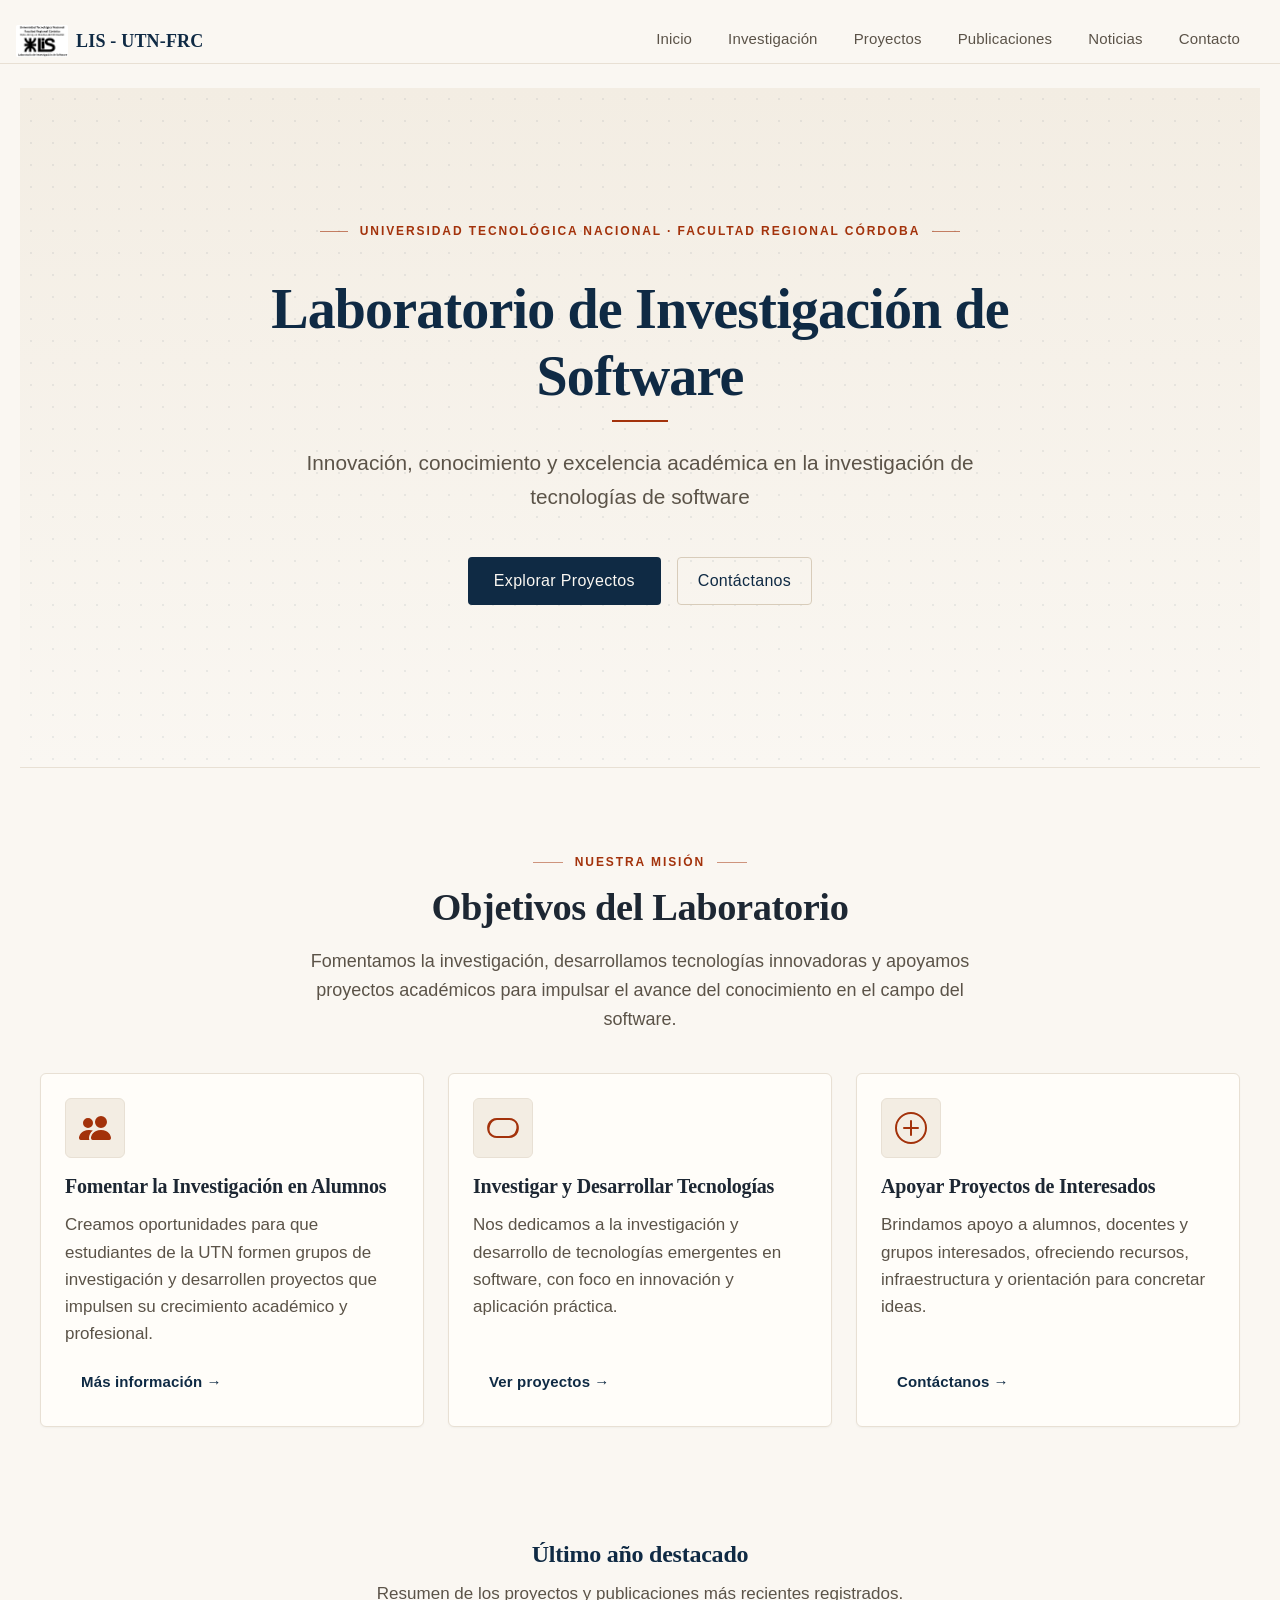
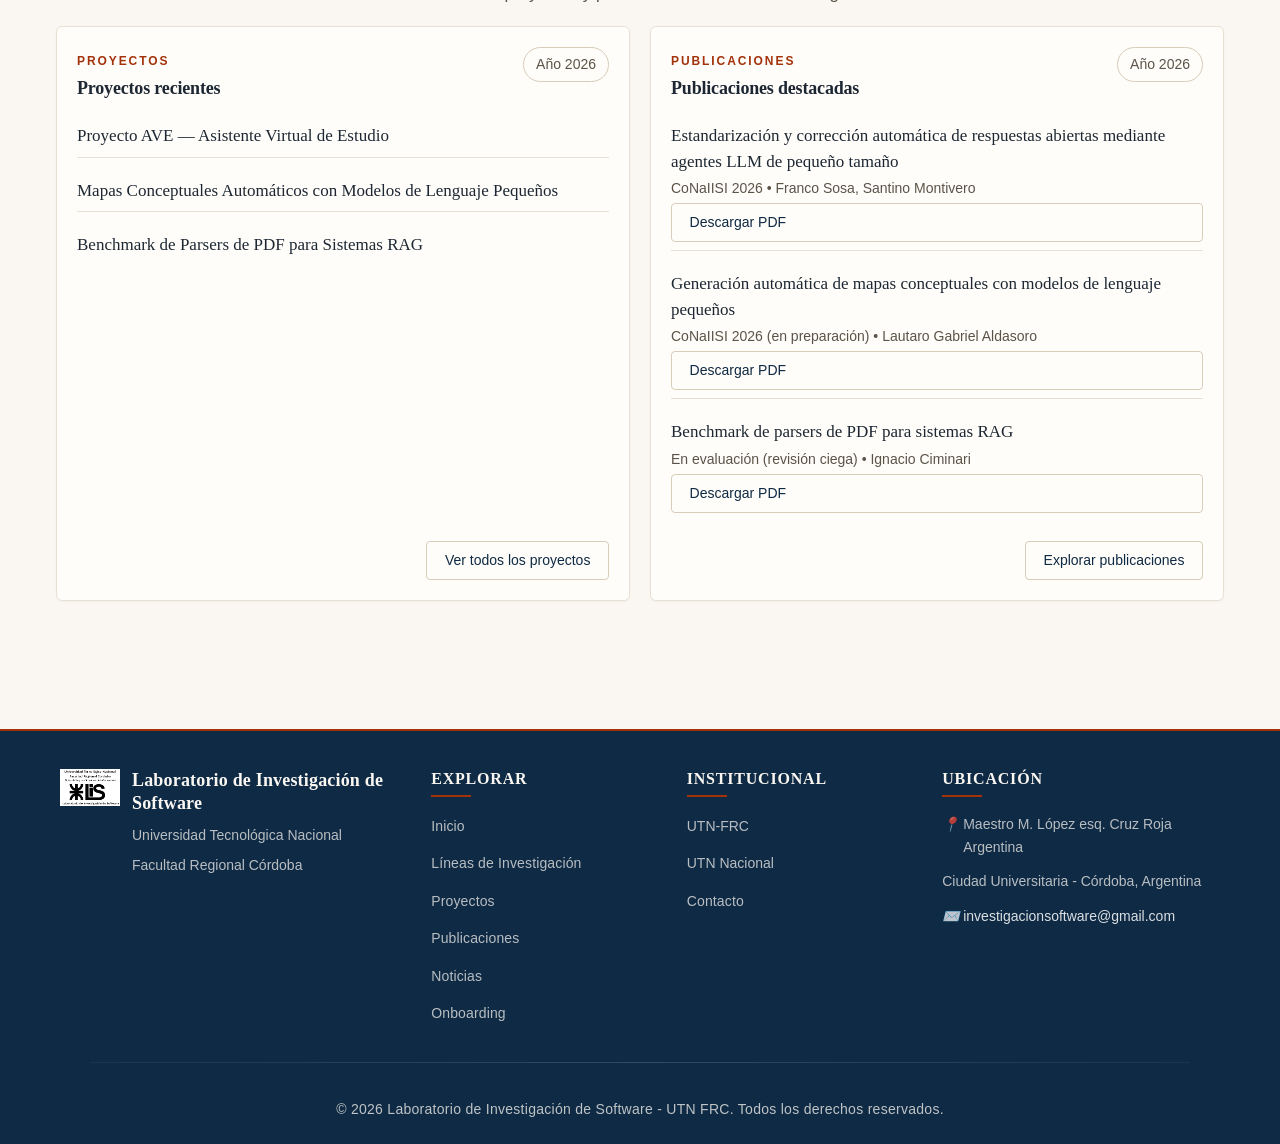
<file: index.html>
<!DOCTYPE html>
<html lang="es">
<head>
  <meta charset="utf-8">
  <meta name="viewport" content="width=device-width, initial-scale=1">
  <title id="page-title">LIS - UTN-FRC – Laboratorio de Investigación de Software</title>

  <!-- Basic SEO -->
  <meta name="description" content="Sitio del Laboratorio de Investigación de Software (LIS) de la UTN-FRC. Investigación aplicada en IA, proyectos, publicaciones y equipo open source.">
  <meta name="keywords" content="investigación, software, UTN, FRC, inteligencia artificial, LLM, proyectos, publicaciones">
  <meta name="theme-color" content="#0b2b50">
  <link rel="canonical" href="https://utn-lis.github.io/">

  <!-- Open Graph / social previews -->
  <meta property="og:type" content="website">
  <meta property="og:site_name" content="LIS - UTN FRC">
  <meta property="og:title" content="Laboratorio de Investigación de Software - UTN FRC">
  <meta property="og:description" content="Investigación aplicada en inteligencia artificial, proyectos, publicaciones y equipo open source del LIS, UTN Facultad Regional Córdoba.">
  <meta property="og:url" content="https://utn-lis.github.io/">
  <meta property="og:image" content="https://utn-lis.github.io/img/logos/utn-logo.png">
  <meta name="twitter:card" content="summary">

  <!-- Content Security Policy to mitigate XSS -->
  <meta http-equiv="Content-Security-Policy" content="default-src 'self'; script-src 'self'; style-src 'self' 'unsafe-inline' https://fonts.googleapis.com; img-src 'self' data: https:; font-src 'self' https:; connect-src 'self' https:;">

  <!-- CSS -->
  <link rel="stylesheet" href="./css/base.css">
  <link rel="stylesheet" href="./css/layout.css">
  <link rel="stylesheet" href="./css/components.css">
  <link rel="stylesheet" href="./css/pages.css">
  <link rel="stylesheet" href="./css/investigacion.css">
  <link rel="stylesheet" href="./css/proyectos.css">
  <link rel="stylesheet" href="./css/publicaciones.css">
  <link rel="stylesheet" href="./css/contactos.css">
  <link rel="stylesheet" href="./css/onboarding.css">
  <link rel="stylesheet" href="./css/utilities.css">
  <link rel="stylesheet" href="./css/theme-editorial.css">

  <link rel="icon" href="./favicon.ico" sizes="any">
</head>
<body>
    <noscript>
        <div style="padding:1rem;margin:0;background:#fffbdd;border-bottom:1px solid #f2e085;text-align:center">
        Para una mejor experiencia, habilitá JavaScript. El sitio utiliza navegación SPA.
        </div>
    </noscript>

    <!-- Header with navigation -->
    <header class="header" role="navigation" aria-label="Menú principal">
        <nav class="nav">
            <a class="nav-logo" href="#home" data-page="home">
                <img src="./img/logos/utn-logo.png" alt="Logotipo UTN" width="48" height="48">
                <span>LIS - UTN-FRC</span>
            </a>
            <button class="mobile-menu-toggle" id="mobile-menu-toggle" type="button" aria-label="Mostrar u ocultar menú" aria-expanded="false" aria-controls="primary-navigation">
                <span></span>
                <span></span>
                <span></span>
            </button>
            <div class="nav-menu-wrapper" id="primary-navigation">
                <ul class="nav-menu" aria-hidden="false">
                    <li><a href="#home" class="nav-link" data-page="home">Inicio</a></li>
                    <li><a href="#investigacion" class="nav-link" data-page="investigacion">Investigación</a></li>
                    <li><a href="#proyectos" class="nav-link" data-page="proyectos">Proyectos</a></li>
                    <li><a href="#publicaciones" class="nav-link" data-page="publicaciones">Publicaciones</a></li>
                    <li><a href="#noticias" class="nav-link" data-page="noticias">Noticias</a></li>
                    <li><a href="#contactos" class="nav-link" data-page="contactos">Contacto</a></li>
                </ul>
            </div>
        </nav>
    </header>

    <!-- Main content area -->
    <main id="main-content">
        <!-- Content will be loaded dynamically here -->
        <div id="content-container">
            <!-- Loading indicator -->
            <div id="loading" class="loading">
                <div class="loading-spinner"></div>
                <p>Cargando...</p>
            </div>
        </div>
    </main>

    <!-- Footer -->
    <footer class="footer">
        <div class="container">
            <div class="footer-content">
                <div class="footer-section footer-institutional">
                    <img src="./img/logos/utn-logo.png" alt="Logo UTN" class="footer-logo" width="64" height="64">
                    <div class="institution-info">
                        <h3>Laboratorio de Investigación de Software</h3>
                        <p>Universidad Tecnológica Nacional</p>
                        <p>Facultad Regional Córdoba</p>
                    </div>
                </div>

                <div class="footer-section">
                    <h4 class="footer-heading">Explorar</h4>
                    <ul class="footer-links">
                        <li><a href="#home" class="nav-link" data-page="home">Inicio</a></li>
                        <li><a href="#investigacion" class="nav-link" data-page="investigacion">Líneas de Investigación</a></li>
                        <li><a href="#proyectos" class="nav-link" data-page="proyectos">Proyectos</a></li>
                        <li><a href="#publicaciones" class="nav-link" data-page="publicaciones">Publicaciones</a></li>
                        <li><a href="#noticias" class="nav-link" data-page="noticias">Noticias</a></li>
                        <li><a href="#onboarding" class="nav-link" data-page="onboarding">Onboarding</a></li>
                    </ul>
                </div>

                <div class="footer-section">
                    <h4 class="footer-heading">Institucional</h4>
                    <ul class="footer-links">
                        <li><a href="https://www.frc.utn.edu.ar" target="_blank" rel="noopener noreferrer">UTN-FRC</a></li>
                        <li><a href="https://www.utn.edu.ar" target="_blank" rel="noopener noreferrer">UTN Nacional</a></li>
                        <li><a href="#contactos" class="nav-link" data-page="contactos">Contacto</a></li>
                    </ul>
                </div>

                <div class="footer-section footer-contact">
                    <h4 class="footer-heading">Ubicación</h4>
                    <address>
                        <p><i class="location-icon"></i> Maestro M. López esq. Cruz Roja Argentina</p>
                        <p>Ciudad Universitaria - Córdoba, Argentina</p>
                        <p><i class="email-icon"></i> <a href="mailto:investigacionsoftware@gmail.com">investigacionsoftware@gmail.com</a></p>
                    </address>
                </div>
            </div>

            <div class="footer-separator"></div>

            <div class="footer-bottom">
                <p>&copy; 2026 Laboratorio de Investigación de Software - UTN FRC. Todos los derechos reservados.</p>
            </div>
        </div>
    </footer>

  <!-- Scripts (con defer para no bloquear el render) -->

  <script src="./js/main.js" defer></script>
  <script src="./js/router.js" defer></script>

  <!-- Components / light initialization -->
  <script src="./js/components/lazy-load.js" defer></script>
  <script src="./js/components/init.js" defer></script>

  <!-- Page modules (used by the router) -->
  <script src="./js/modules/home-module.js" defer></script>
  <script src="./js/modules/publications-module.js" defer></script>
  <script src="./js/modules/research-module.js" defer></script>
</body>
</html>
</file>
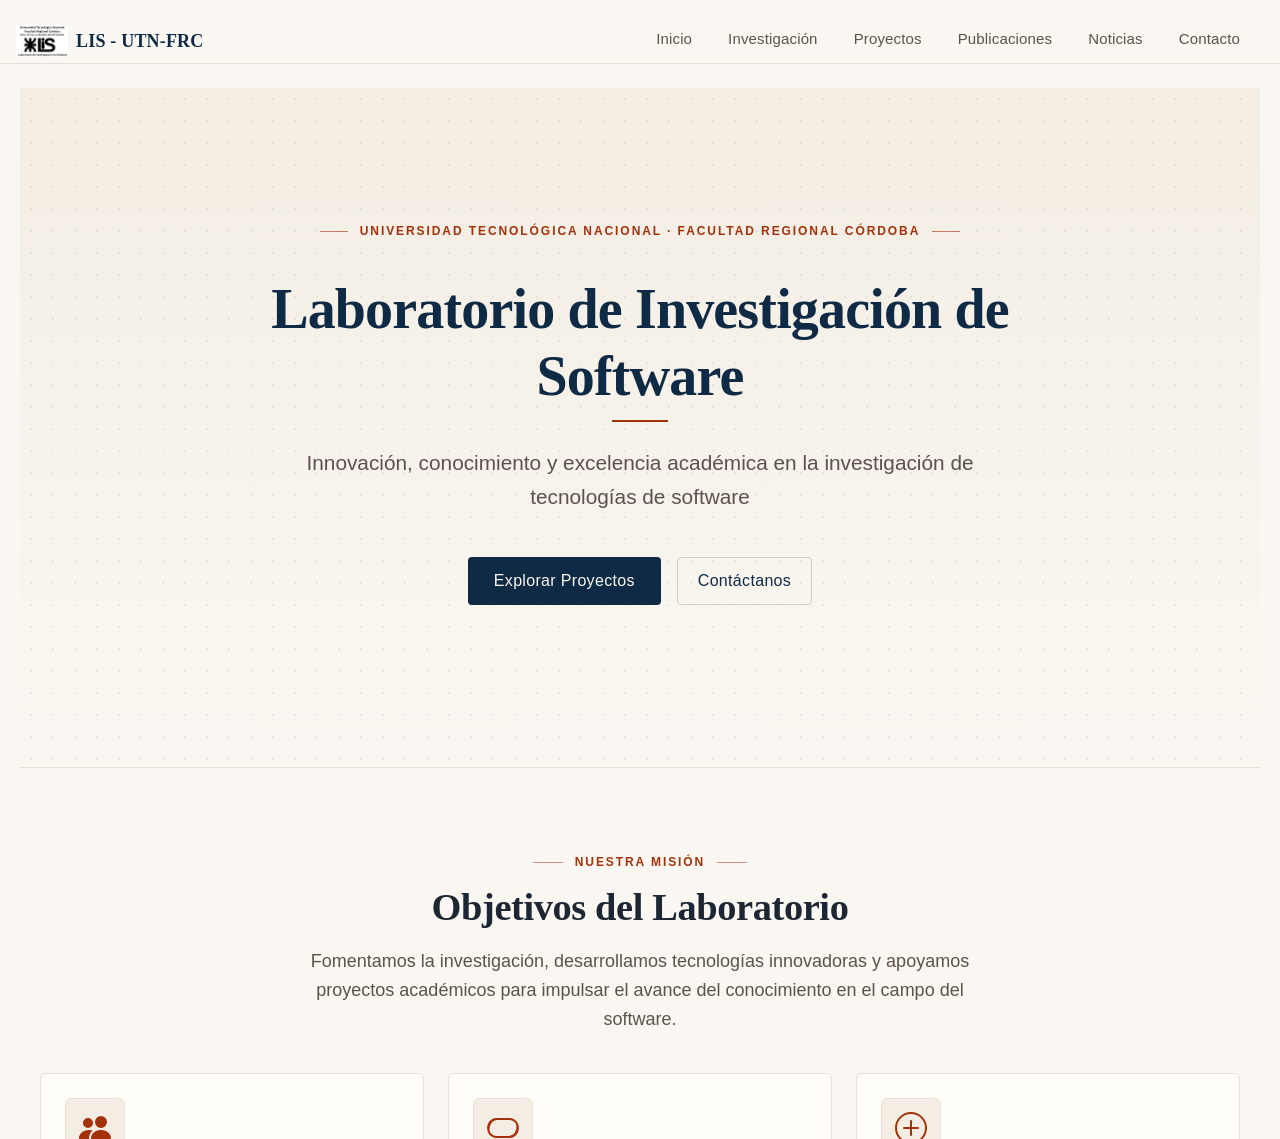
<file: template.html>
<!DOCTYPE html>
<html lang="es">
<head>
  <meta charset="UTF-8">
  <meta http-equiv="refresh" content="0; url=./index.html">
  <meta name="viewport" content="width=device-width, initial-scale=1.0">
  <meta name="robots" content="noindex">
  <title>LIS - Redirigiendo…</title>
  <link rel="icon" href="./favicon.ico" type="image/png">
  <style>
    body {
      font-family: system-ui, -apple-system, BlinkMacSystemFont, 'Segoe UI', Roboto, Arial, sans-serif;
      margin:0;
      display:grid;
      place-items:center;
      min-height:100vh;
    }
    main { text-align:center; padding:2rem; }
    .btn {
      display:inline-block;
      margin-top:1rem;
      padding:0.5rem 1rem;
      border:2px solid #0A2540;
      border-radius:8px;
      color:#0A2540;
      text-decoration:none;
    }
    .sr-only {
      position:absolute;
      left:-9999px;
      width:1px;
      height:1px;
      overflow:hidden;
    }
  </style>
  <script>
    // Fallback en caso de que el meta refresh no funcione
    setTimeout(() => {
      if (location.pathname.indexOf('index.html') === -1) {
        window.location.replace('./index.html');
      }
    }, 500);
  </script>
</head>
<body>
  <main>
    <p>Redirigiendo al sitio…</p>
    <p class="sr-only">Será redirigido automáticamente en un instante.</p>
    <p><a class="btn" href="./index.html">Ir ahora</a></p>
    <noscript>
      <p><strong>Nota:</strong> Su navegador no soporta JavaScript. Use el botón para continuar.</p>
    </noscript>
  </main>
</body>
</html>
</file>
<file: css/base.css>
/* ============================================
    LIS - Base Styles (base.css)
    Fundamental CSS rules including resets, typography, colors, and global utilities
    ============================================ */

/* CSS Custom Properties (Variables) */
:root {
    --primary-color: #0F3057;
    --primary-hover: #1A4980;
    --primary-light: #E2EBF4;
    --color-primary-600: #082542;
    --secondary-color: #4F3222;
    --secondary-hover: #6A4633;
    --accent-color: #A3320B;
    --accent-hover: #BD3D11;

    /* Status Colors */
    --success-color: #15803D;
    --success-light: #DCFCE7;
    --warning-color: #B45309;
    --warning-light: #FEF3C7;
    --danger-color: #B91C1C;
    --danger-light: #FEE2E2;
    --info-color: #0EA5E9;
    --info-light: #E0F2FE;

    /* Neutral Colors */
    --neutral-50: #F8FAFC;
    --neutral-100: #F1F5F9;
    --neutral-200: #E2E8F0;
    --neutral-300: #CBD5E1;
    --neutral-400: #94A3B8;
    --neutral-500: #64748B;
    --neutral-600: #475569;
    --neutral-700: #334155;
    --neutral-800: #1E293B;
    --neutral-900: #0F172A;
    --neutral-950: #0B1120;

    /* Text Colors */
    --text-primary: var(--neutral-900);
    --text-secondary: var(--neutral-700);
    --text-muted: var(--neutral-500);
    --text-light: var(--neutral-100);
    --text-inverse: var(--neutral-50);

    /* Background Colors */
    --bg-white: #FFFFFF;
    --bg-light: #F4F6FB;
    --bg-gray: var(--neutral-100);
    --bg-dark: var(--neutral-950);
    --bg-primary: var(--primary-color);
    --bg-secondary: var(--secondary-color);

    /* Border Colors */
    --border-color: var(--neutral-200);
    --border-light: var(--neutral-100);
    --border-dark: var(--neutral-300);
    --border-focus: var(--primary-color);

    /* Enhanced Spacing System */
    --spacing-px: 1px;
    --spacing-0: 0;
    --spacing-xs: 0.25rem;  
    --spacing-sm: 0.5rem;
    --spacing-md: 0.75rem;
    --spacing-lg: 1rem;
    --spacing-xl: 1.25rem;
    --spacing-2xl: 1.5rem;
    --spacing-3xl: 2rem;
    --spacing-4xl: 2.5rem;
    --spacing-5xl: 3rem;
    --spacing-6xl: 4rem;

    /* Enhanced Font Sizes */
    --font-size-xs: 0.75rem;
    --font-size-sm: 0.875rem;
    --font-size-base: 1rem;
    --font-size-lg: 1.125rem;
    --font-size-xl: 1.25rem;
    --font-size-2xl: 1.5rem;
    --font-size-3xl: 1.875rem;
    --font-size-4xl: 2.25rem;
    --font-size-5xl: 3rem;
    --font-size-6xl: 3.75rem;

    /* Font Weights */
    --font-weight-thin: 100;
    --font-weight-light: 300;
    --font-weight-normal: 400;
    --font-weight-medium: 500;
    --font-weight-semibold: 600;
    --font-weight-bold: 700;
    --font-weight-extrabold: 800;
    --font-weight-black: 900;

    /* Line Heights */
    --line-height-tight: 1.25;
    --line-height-snug: 1.375;
    --line-height-normal: 1.5;
    --line-height-relaxed: 1.625;
    --line-height-loose: 2;

    /* Border Radius */
    --border-radius-none: 0;
    --border-radius-sm: 0.125rem;
    --border-radius-md: 0.375rem;
    --border-radius-lg: 0.5rem;
    --border-radius-xl: 0.75rem;
    --border-radius-2xl: 1rem;   
    --border-radius-3xl: 1.5rem;
    --border-radius-full: 9999px;

    /* Shadows */
    --shadow-none: 0 0 #0000;
    --shadow-xs: 0 1px 2px 0 rgba(0, 0, 0, 0.05);
    --shadow-sm: 0 1px 3px 0 rgba(0, 0, 0, 0.1), 0 1px 2px 0 rgba(0, 0, 0, 0.06);
    --shadow-md: 0 4px 6px -1px rgba(0, 0, 0, 0.1), 0 2px 4px -1px rgba(0, 0, 0, 0.06);
    --shadow-lg: 0 10px 15px -3px rgba(0, 0, 0, 0.1), 0 4px 6px -2px rgba(0, 0, 0, 0.05);
    --shadow-xl: 0 20px 25px -5px rgba(0, 0, 0, 0.1), 0 10px 10px -5px rgba(0, 0, 0, 0.04);
    --shadow-2xl: 0 25px 50px -12px rgba(0, 0, 0, 0.25);

    /* Transitions */
    --transition-fast: 150ms cubic-bezier(0.4, 0, 0.2, 1);
    --transition-normal: 300ms cubic-bezier(0.4, 0, 0.2, 1);
    --transition-slow: 500ms cubic-bezier(0.4, 0, 0.2, 1);

    /* Z-index Scale */
    --z-dropdown: 1000;
    --z-sticky: 1020;
    --z-fixed: 1030;
    --z-modal-backdrop: 1040;
    --z-modal: 1050;
    --z-popover: 1060;
    --z-tooltip: 1070;
    --z-toast: 1080;

    /* Breakpoints */
    --breakpoint-sm: 640px;
    --breakpoint-md: 768px;
    --breakpoint-lg: 1024px;
    --breakpoint-xl: 1280px;
    --breakpoint-2xl: 1536px;
}

/* CSS Reset */
*,
*::before,
*::after {
    box-sizing: border-box;
    margin: 0;
    padding: 0;
}

html {
    font-size: 16px;
    line-height: var(--line-height-normal);
    -webkit-text-size-adjust: 100%;
    -webkit-font-smoothing: antialiased;
    -moz-osx-font-smoothing: grayscale;
}

body {
    font-family: 'Inter', -apple-system, BlinkMacSystemFont, 'Segoe UI', Roboto, sans-serif;
    font-size: var(--font-size-base);
    font-weight: var(--font-weight-normal);
    line-height: var(--line-height-normal);
    color: var(--text-primary);
    background: linear-gradient(180deg, rgba(17,34,64,0.08) 0%, rgba(244,246,251,0.9) 45%, #ffffff 100%);
    overflow-x: hidden;
}


/* Typography */
h1, h2, h3, h4, h5, h6 {
    font-family: 'Merriweather', serif;
    font-weight: var(--font-weight-bold);
    line-height: var(--line-height-tight);
    margin-bottom: var(--spacing-md);
    color: var(--text-primary);
    letter-spacing: 0.01em;
}

h1 { font-size: var(--font-size-3xl); }
h2 { font-size: var(--font-size-2xl); }
h3 { font-size: var(--font-size-xl); }
h4 { font-size: var(--font-size-lg); }

p {
    margin-bottom: var(--spacing-md);
    color: var(--text-secondary);
}

a {
    color: var(--primary-color);
    text-decoration: none;
    transition: color var(--transition-normal);
}

a:hover {
    color: var(--primary-hover);
    text-decoration: none;
}

/* Lists */
ul, ol {
    margin-bottom: var(--spacing-md);
    padding-left: var(--spacing-xl);
}

li {
    margin-bottom: var(--spacing-xs);
}

/* Images */
img {
    max-width: 100%;
    height: auto;
    display: block;
}

/* Form Elements */
input, textarea, select, button {
    font-family: inherit;
    font-size: inherit;
    line-height: inherit;
}
</file>
<file: css/layout.css>
/* ============================================
    LIS - Layout Styles (layout.css)
    Layout styles for the website including:
    - Institutional header and navigation
    - Main content area and containers
    - Institutional footer
    - Generic hero sections
    - Responsive design for tablets and mobile
    ============================================ */

/* ===== Header institucional ===== */
.header {
  background: rgba(15, 30, 60, 0.95);
  backdrop-filter: blur(16px);
  -webkit-backdrop-filter: blur(16px);
  position: fixed;
  inset: 0 0 auto 0;
  width: 100%;
  height: 64px;
  z-index: 1000;
  border-bottom: 1px solid rgba(255,255,255,0.06);
  transition: transform .4s ease, background .3s ease, box-shadow .3s ease;
  box-shadow: none;
}

.header.scrolled {
  background: rgba(10, 23, 47, 0.98);
  box-shadow: 0 4px 20px rgba(0,0,0,0.12);
}

.header.header-hidden { transform: translateY(-100%); }

/* ===== Nav principal ===== */
.nav {
  max-width: var(--container-xl);
  margin: 0 auto;
  display: flex;
  align-items: center;
  justify-content: space-between;
  gap: var(--spacing-lg);
  padding: var(--spacing-md) var(--spacing-lg);
  color: var(--text-inverse);
}

.nav-menu-wrapper {
  display: flex;
  align-items: center;
  justify-content: flex-end;
  flex: 1;
}

.nav-menu-wrapper.is-open { z-index: var(--z-dropdown); }

.nav-logo {
  display: flex;
  align-items: center;
  gap: var(--spacing-sm);
  font: var(--font-weight-bold) var(--font-size-lg) var(--font-family-sans);
  color: var(--text-inverse);
  text-decoration: none;
  flex-shrink: 0;
  position: relative;
  z-index: 1001;
}

.nav-logo img {
  height: 2rem;
  width: auto;
  border-radius: var(--border-radius-sm);
}

.nav-menu {
  display: flex;
  align-items: center;
  gap: var(--spacing-lg);
  list-style: none;
  margin: 0;
  padding: var(--spacing-sm);
  border-radius: var(--border-radius-md);
  background: rgba(255,255,255,0.03);
  box-shadow: 0 2px 8px rgba(0,0,0,0.05);
}

.nav-menu li { position: relative; }

.nav-link {
  color: rgba(255,255,255,0.80);
  font-weight: var(--font-weight-medium);
  text-decoration: none;
  padding: var(--spacing-sm) var(--spacing-lg);
  border-radius: var(--border-radius-md);
  transition: color .3s ease, background .3s ease, transform .2s ease;
  display: inline-block;
  letter-spacing: .01em;
  font-size: .9375rem;
  position: relative;
}

.nav-link::after {
  content: "";
  position: absolute;
  left: 50%;
  bottom: 0;
  height: 2px;
  width: 0;
  background: rgba(255,255,255,0.6);
  transform: translateX(-50%);
  opacity: 0;
  transition: width .3s cubic-bezier(.25,1,.5,1), opacity .2s ease;
}

.nav-link:hover {
  color: #fff;
  background: rgba(255,255,255,0.08);
  transform: translateY(-2px);
}

.nav-link:hover::after { width: 60%; opacity: 1; }

.nav-link.active {
  color: #fff;
  background: rgba(255,255,255,0.12);
  box-shadow: 0 2px 8px rgba(0,0,0,0.15);
  font-weight: var(--font-weight-semibold);
}

.nav-link.active::after { width: 60%; opacity: 1; }

/* ===== Dropdown ===== */
.dropdown { position: relative; }
.dropdown-toggle { display: flex; align-items: center; gap: var(--spacing-xs); cursor: pointer; }
.dropdown-arrow { font-size: var(--font-size-xs); margin-left: var(--spacing-xs); transition: transform var(--transition-fast); }
.dropdown:hover .dropdown-arrow { transform: rotate(180deg); }

.dropdown-menu {
  position: absolute;
  top: 100%;
  left: 0;
  min-width: 220px;
  background: var(--bg-white);
  border: 1px solid var(--border-light);
  border-radius: var(--border-radius-md);
  box-shadow: var(--shadow-lg);
  opacity: 0;
  visibility: hidden;
  transform: translateY(-10px);
  transition: all var(--transition-normal);
  z-index: var(--z-dropdown);
  overflow: hidden;
}

.dropdown:hover .dropdown-menu {
  opacity: 1; visibility: visible; transform: translateY(0);
}

.dropdown-menu li { border-bottom: 1px solid var(--border-light); }
.dropdown-menu li:last-child { border-bottom: none; }

.dropdown-menu a {
  display: block;
  padding: var(--spacing-md);
  color: var(--text-secondary);
  text-decoration: none;
  transition: all var(--transition-fast);
  font-weight: var(--font-weight-normal);
}

.dropdown-menu a:hover {
  background: var(--neutral-50);
  color: var(--text-primary);
  padding-left: var(--spacing-lg);
}

/* ===== Mobile Toggle ===== */
.mobile-menu-toggle {
  display: none;
  position: absolute;
  top: 50%;
  right: var(--spacing-md);
  transform: translateY(-50%);
  padding: var(--spacing-sm);
  border: 0;
  background: none;
  cursor: pointer;
  border-radius: var(--border-radius-sm);
  z-index: 1001;
  /* Add display flex and flex-direction to align spans */
  flex-direction: column;
  gap: 6px;
  width: 38px;
  height: 38px;
  justify-content: center;
  align-items: center;
}

.mobile-menu-toggle:hover { background: rgba(255,255,255,0.10); }

.mobile-menu-toggle span {
  display: block;
  width: 22px;
  height: 2px;
  background: var(--text-inverse);
  transition: all var(--transition-fast);
  transform-origin: center;
  /* Remove position: relative that might be causing problems */
}

/* Add transition for the effect when the menu is open */
.mobile-menu-toggle.is-open span:nth-child(1) {
  transform: translateY(4px) rotate(45deg);
}

.mobile-menu-toggle.is-open span:nth-child(2) {
  opacity: 0;
}

.mobile-menu-toggle.is-open span:nth-child(3) {
  transform: translateY(-4px) rotate(-45deg);
}

/* Lenguaje (sobrio) */
#lang-toggle {
  background: rgba(255,255,255,0.12);
  color: #fff;
  border: 1px solid rgba(255,255,255,0.2);
  padding: var(--spacing-xs) var(--spacing-sm);
  border-radius: var(--border-radius-md);
  cursor: pointer;
  font-weight: var(--font-weight-medium);
  transition: all var(--transition-normal);
}
#lang-toggle:hover { background: rgba(255,255,255,0.18); border-color: rgba(255,255,255,0.3); }

/* ===== Main ===== */
#main-content {
  min-height: calc(100vh - 200px);
  padding: var(--spacing-2xl) 0;
  padding-top: 64px; /* espacio header fijo */
  background: linear-gradient(180deg, rgba(226,235,244,0.25) 0%, rgba(240,242,245,0.98) 60%, #fff 100%);
  position: relative;
  z-index: 1;
}

#content-container {
  max-width: var(--container-xl);
  margin: var(--spacing-2xl) auto var(--spacing-3xl);
  padding: 0 var(--spacing-xl);
  transition: opacity var(--transition-normal);
  background: rgba(255,255,255,0.96);
  box-shadow: 0 24px 60px rgba(15,30,60,0.06);
  border-radius: var(--border-radius-xl);
  border: 1px solid rgba(15,30,60,0.04);
}

/* Loading */
.loading {
  display: flex; flex-direction: column; align-items: center; justify-content: center;
  padding: var(--spacing-xxl); text-align: center;
}
.loading-spinner {
  width: 40px; height: 40px;
  border: 4px solid var(--border-light);
  border-top: 4px solid var(--primary-color);
  border-radius: var(--border-radius-full);
  animation: spin 1s linear infinite;
  margin-bottom: var(--spacing-md);
}
@keyframes spin { to { transform: rotate(360deg); } }

/* ===== Footer institucional ===== */
.footer {
  background: linear-gradient(180deg, rgba(10,23,47,0.98) 0%, rgba(15,30,60,0.96) 60%, rgba(20,35,65,0.94) 100%);
  color: #fff;
  padding: var(--spacing-3xl) 0 var(--spacing-lg);
  margin-top: var(--spacing-2xl);
  position: relative;
  overflow: hidden;
  font-family: var(--font-family-sans);
}
.footer::before {
  content: "";
  position: absolute; inset: 0;
  background:
    radial-gradient(circle at 15% 15%, rgba(163,50,11,0.12) 0%, rgba(163,50,11,0) 55%),
    radial-gradient(circle at 80% 10%, rgba(79,50,34,0.20) 0%, rgba(79,50,34,0) 60%);
  opacity: .6;
}
.footer::after {
  content: "";
  position: absolute; top: 0; left: 0; right: 0; height: 1px;
  background: linear-gradient(90deg, transparent, rgba(163,50,11,0.5), transparent);
  opacity: .65;
}
.footer > * { position: relative; z-index: 1; }

.footer-content {
  max-width: 1200px; margin: 0 auto; padding: 0 var(--spacing-xl);
  display: grid; grid-template-columns: 1.5fr 1fr 1fr 1.2fr; gap: var(--spacing-2xl);
}

.footer-institutional { display: flex; align-items: flex-start; gap: var(--spacing-md); }
.footer-logo { width: 60px; height: auto; filter: brightness(1.1); }

.institution-info h3 {
  font-size: var(--font-size-lg);
  margin-bottom: var(--spacing-sm);
  color: #fff;
  font-weight: var(--font-weight-semibold);
  line-height: 1.3;
  letter-spacing: .01em;
}

.footer-heading {
  color: #fff; font-size: var(--font-size-base);
  margin-bottom: var(--spacing-lg);
  font-weight: var(--font-weight-semibold);
  text-transform: uppercase;
  letter-spacing: .05em;
  position: relative; padding-bottom: var(--spacing-sm);
}
.footer-heading::after {
  content: ""; position: absolute; bottom: 0; left: 0;
  width: 40px; height: 2px; background: var(--accent-color);
}

.footer-section p {
  color: rgba(255,255,255,0.7);
  margin-bottom: var(--spacing-sm);
  line-height: var(--line-height-relaxed);
  font-size: var(--font-size-sm);
}

.footer-links { list-style: none; padding: 0; }
.footer-links li { margin-bottom: var(--spacing-md); }
.footer-links a {
  color: rgba(255,255,255,0.7);
  text-decoration: none;
  font-size: var(--font-size-sm);
  display: inline-block;
  position: relative;
  transition: color var(--transition-normal);
}
.footer-links a::after {
  content: ""; position: absolute; left: 0; bottom: -2px; height: 1px; width: 0;
  background: #fff; transition: width .3s ease;
}
.footer-links a:hover { color: #fff; }
.footer-links a:hover::after { width: 100%; }

/* .nav-link reused here for SPA routing; strip its navbar button padding
   so footer links line up flush with the plain <a> tags around them */
.footer-links a.nav-link { padding: 0; border-radius: 0; }
.footer-links a.nav-link:hover { background: transparent; transform: none; }

.footer-contact address {
  font-style: normal;
  color: rgba(255,255,255,0.7);
  font-size: var(--font-size-sm);
  line-height: var(--line-height-relaxed);
}
.footer-contact address p { margin-bottom: var(--spacing-md); display: flex; align-items: flex-start; }
.footer-contact a { color: rgba(255,255,255,0.85); text-decoration: none; transition: color .3s ease; }
.footer-contact a:hover { color: #fff; text-decoration: underline; }
.location-icon::before { content: "📍"; margin-right: var(--spacing-xs); }
.email-icon::before { content: "✉️"; margin-right: var(--spacing-xs); }

.footer-separator {
  height: 1px;
  background: linear-gradient(90deg, rgba(255,255,255,0.05), rgba(255,255,255,0.15), rgba(255,255,255,0.05));
  margin: var(--spacing-2xl) auto;
  max-width: 1100px;
}
.footer-bottom {
  text-align: center;
  padding-top: var(--spacing-md);
  color: rgba(255,255,255,0.5);
  font-size: var(--font-size-xs);
  letter-spacing: .02em;
}

/* ===== Generic Hero ===== */
.hero-section {
  text-align: center;
  padding: var(--spacing-3xl) var(--spacing-xl);
  background: linear-gradient(130deg, rgba(10,25,55,0.98) 0%, rgba(15,30,60,0.95) 75%, rgba(30,35,70,0.92) 100%);
  color: #fff;
  margin-bottom: var(--spacing-2xl);
  position: relative; overflow: hidden;
  box-shadow: 0 4px 12px rgba(0,0,0,0.15);
  border-bottom: 1px solid rgba(255,255,255,0.07);
}
.hero-section::before {
  content: "";
  position: absolute; inset: 0;
  background:
    url('data:image/svg+xml,<svg width="20" height="20" xmlns="http://www.w3.org/2000/svg"><rect width="20" height="20" fill="none"/><path d="M10,0 L20,10 L10,20 L0,10 Z" fill="rgba(255,255,255,0.03)"/></svg>'),
    linear-gradient(120deg, rgba(0,40,95,0.2) 0%, rgba(0,0,0,0) 60%);
  opacity: .25;
}
.hero-section > * { position: relative; z-index: 1; }
.hero-section h1 {
  font-family: var(--font-serif);
  color: #fff;
  font-size: var(--font-size-3xl);
  margin-bottom: var(--spacing-lg);
  letter-spacing: .02em;
  display: inline-block; position: relative;
}
.hero-section h1::after {
  content: ""; position: absolute; left: 50%; bottom: -12px;
  width: 80px; height: 3px; background: rgba(255,255,255,0.4);
  transform: translateX(-50%);
}
.hero-subtitle, .hero-description {
  font-size: var(--font-size-lg);
  font-weight: var(--font-weight-light);
  opacity: .85;
  max-width: 720px; margin: 0 auto;
  line-height: 1.6;
}

/* ===== Sections & Containers ===== */
.content-section {
  max-width: 1200px;
  margin: .5rem auto;
  padding: 0 var(--spacing-lg);
}
.container {
  width: 100%;
  max-width: var(--container-lg);
  margin: 0 auto;
  padding: .5rem 0;
}
.container-sm { max-width: var(--container-sm); }
.container-md { max-width: var(--container-md); }
.container-lg { max-width: var(--container-lg); }
.container-xl { max-width: var(--container-xl); }
.container-2xl { max-width: var(--container-2xl); }
.container-fluid { width: 100%; padding: 0 var(--spacing-lg); }

/* ===== Responsivo medio (footer) ===== */
@media (max-width: 1100px) and (min-width: 769px) {
  .footer-content {
    grid-template-columns: repeat(2,1fr);
    gap: var(--spacing-xl);
  }
  .footer-institutional {
    grid-column: span 2;
    align-items: center; justify-content: center;
    margin-bottom: var(--spacing-xl);
    padding-bottom: var(--spacing-lg);
    border-bottom: 1px solid rgba(255,255,255,0.1);
  }
  .footer-logo { width: 52px; margin-right: var(--spacing-md); }
}

/* ===== Mobile ===== */
@media (max-width: 768px) {
  .nav {
    flex-wrap: nowrap;
    gap: var(--spacing-md);
    padding: var(--spacing-md);
    height: 64px;
    position: relative;
  }

  .mobile-menu-toggle { display: flex; }

  .nav-menu-wrapper {
    position: fixed;
    top: 64px;
    right: -280px;
    width: 260px;
    height: calc(100vh - 64px);
    background: rgba(15,30,60,0.96);
    transition: right .3s ease, top .4s ease;
    z-index: 990;
    box-shadow: -2px 0 15px rgba(0,0,0,0.15);
    border-left: 1px solid rgba(255,255,255,0.05);
    padding-top: 10px;
    overflow-y: auto;
    border-radius: 0 0 0 8px;
  }
  .header .nav-menu-wrapper.is-open { top: 64px; }
  .nav-menu-wrapper.is-open { right: 0; }

  /* No overlay (allow interaction with content) */
  body::before { content: none; }

  .nav-menu {
    flex-direction: column;
    gap: var(--spacing-sm);
    width: 100%;
    padding: var(--spacing-md);
    background: transparent;
    box-shadow: none;
    border-radius: 0;
  }
  .nav-menu::before {
    content: "Navegación";
    display: block;
    color: rgba(255,255,255,0.5);
    font-size: .75rem;
    text-transform: uppercase;
    letter-spacing: .05em;
    margin-bottom: var(--spacing-md);
    padding-bottom: var(--spacing-xs);
    border-bottom: 1px solid rgba(255,255,255,0.1);
  }

  .nav-menu li { width: 100%; margin-bottom: var(--spacing-sm); }
  .nav-link {
    display: block; width: 100%; text-align: left;
    padding: var(--spacing-md) var(--spacing-lg);
    color: rgba(255,255,255,0.8);
    border-left: 3px solid transparent;
    border-radius: 0;
    font-size: 15px;
  }
  .nav-link::after { display: none; }
  .nav-link:hover,
  .nav-link.active {
    background: rgba(255,255,255,0.04);
    color: #fff;
    border-left-color: var(--accent-color);
    padding-left: calc(var(--spacing-lg) + 3px);
  }

  #main-content { padding: var(--spacing-lg) 0; }
  #content-container {
    padding: 0 var(--spacing-md);
    margin: var(--spacing-xl) auto var(--spacing-2xl);
    border-radius: var(--border-radius-xl);
  }

  .dropdown-menu {
    position: static; opacity: 1; visibility: visible; transform: none;
    box-shadow: none; border: none; background: transparent;
    margin-top: var(--spacing-sm); padding-left: var(--spacing-lg);
  }
  .dropdown-menu li { border: none; }
  .dropdown-menu a { padding: var(--spacing-sm) var(--spacing-md); text-align: left; }

  .footer-content {
    grid-template-columns: 1fr;
    gap: var(--spacing-xl);
    text-align: left;
    padding: 0 var(--spacing-lg);
  }
  .footer-institutional {
    flex-direction: column; align-items: center; text-align: center;
    margin-bottom: var(--spacing-xl); padding-bottom: var(--spacing-xl);
    border-bottom: 1px solid rgba(255,255,255,0.1);
  }
  .footer-logo { width: 56px; margin-bottom: var(--spacing-md); }
  .footer-heading { margin-top: var(--spacing-lg); margin-bottom: var(--spacing-md); }
  .footer-heading::after { left: 50%; transform: translateX(-50%); width: 40px; }
  .footer-section { margin-bottom: var(--spacing-xl); }

  .hero-section { padding: var(--spacing-xl) var(--spacing-md); }
  .hero-section h1 { font-size: var(--font-size-3xl); }
  .hero-subtitle { font-size: var(--font-size-lg); }

  .grid-2, .grid-3, .grid-4 { grid-template-columns: 1fr; gap: var(--spacing-md); }
  .container { padding: 0 var(--spacing-md); }
}

@media (max-width: 480px) {
  .nav { padding: var(--spacing-sm); }
  .mobile-menu-toggle span { width: 20px; }

  .footer-links { display: flex; flex-direction: column; align-items: center; }
  .footer-links li { margin-bottom: var(--spacing-sm); }
  .footer-links a { padding: var(--spacing-xs) var(--spacing-sm); }

  .footer-contact { display: flex; flex-direction: column; align-items: center; }
  .footer-contact address p { justify-content: center; }

  #content-container {
    padding: 0 var(--spacing-sm);
    margin: var(--spacing-lg) auto var(--spacing-xl);
    border-radius: var(--border-radius-lg);
  }
  .hero-section { padding: var(--spacing-lg) var(--spacing-sm); }
  .hero-section h1 { font-size: var(--font-size-2xl); }
  .hero-subtitle { font-size: var(--font-size-base); }

  .footer { padding: var(--spacing-2xl) 0 var(--spacing-lg); }
  .footer-bottom {
    padding: var(--spacing-md) var(--spacing-lg);
    font-size: .7rem; letter-spacing: .01em; line-height: 1.6;
  }
  .footer-separator { margin: var(--spacing-xl) auto; }
  .footer-contact address { max-width: 300px; margin: 0 auto; }
}

/* ===== Accesibilidad: menos movimiento ===== */
@media (prefers-reduced-motion: reduce) {
  * { transition: none !important; animation: none !important; }
}
</file>
<file: css/components.css>
/* ============================================
    LIS - Component Styles (components.css)
    Reusable UI components including:
    - Enhanced buttons and button variants
    - Loading indicators
    - Reusable filter components
    ============================================ */

/* Enhanced Buttons */
.btn {
    display: inline-flex;
    align-items: center;
    justify-content: center;
    gap: var(--spacing-sm);
    padding: calc(var(--spacing-sm) + 2px) var(--spacing-xl);
    border: 2px solid transparent;
    border-radius: var(--border-radius-full);
    font-family: inherit;
    font-size: var(--font-size-base);
    font-weight: var(--font-weight-medium);
    line-height: var(--line-height-tight);
    text-align: center;
    text-decoration: none;
    cursor: pointer;
    transition: all var(--transition-fast);
    position: relative;
    overflow: hidden;
    user-select: none;
    letter-spacing: 0.02em;
}

.btn:disabled {
    opacity: 0.6;
    cursor: not-allowed;
    pointer-events: none;
}

.btn::before {
    content: '';
    position: absolute;
    top: 50%;
    left: 50%;
    width: 0;
    height: 0;
    background: rgba(255, 255, 255, 0.2);
    border-radius: 50%;
    transform: translate(-50%, -50%);
    transition: width var(--transition-normal), height var(--transition-normal);
}

.btn:active::before {
    width: 300px;
    height: 300px;
}

/* Button Variants */
.btn-primary {
    background: linear-gradient(135deg, var(--primary-color), var(--primary-hover));
    color: var(--text-inverse);
    border-color: transparent;
    box-shadow: 0 10px 25px rgba(11, 60, 93, 0.25);
    padding: var(--spacing-md) var(--spacing-2xl);
    font-weight: var(--font-weight-medium);
    letter-spacing: 0.04em;
}

.btn-primary:hover {
    background: linear-gradient(135deg, var(--primary-hover), var(--primary-color));
    border-color: transparent;
    transform: translateY(-2px) scale(1.05);
    box-shadow: 0 15px 30px rgba(11, 60, 93, 0.35);
}

.btn-outline-light {
    background: transparent;
    color: var(--text-inverse);
    border: 2px solid rgba(255, 255, 255, 0.3);
    backdrop-filter: blur(8px);
    -webkit-backdrop-filter: blur(8px);
}

.btn-outline-light:hover {
    background: rgba(255, 255, 255, 0.1);
    border-color: rgba(255, 255, 255, 0.5);
    transform: translateY(-2px);
    box-shadow: 0 10px 25px rgba(0, 0, 0, 0.1);
}

/* Loading */
.loading {
    position: fixed;
    top: 0;
    left: 0;
    width: 100%;
    height: 100%;
    background: rgba(255, 255, 255, 0.9);
    display: flex;
    align-items: center;
    justify-content: center;
    z-index: 9999;
}

.loading-spinner {
    width: 3rem;
    height: 3rem;
    border: 4px solid var(--neutral-200);
    border-top: 4px solid var(--primary-color);
    border-radius: 50%;
    animation: spin 1s linear infinite;
}

@keyframes spin {
    0% { transform: rotate(0deg); }
    100% { transform: rotate(360deg); }
}

/* Reusable Filter Components */
.filter-tabs {
    display: flex;
    gap: var(--spacing-sm);
    margin-bottom: var(--spacing-lg);
    flex-wrap: wrap;
    justify-content: center;
}

.filter-tab {
    background: var(--bg-white);
    border: 2px solid var(--primary-color);
    color: var(--primary-color);
    padding: var(--spacing-sm) var(--spacing-lg);
    border-radius: 25px;
    cursor: pointer;
    transition: all var(--transition-normal);
    font-weight: var(--font-weight-medium);
    font-size: var(--font-size-sm);
}
</file>
<file: css/pages.css>
/* ============================================
    LIS - Page Styles (pages.css)
    Page-specific styles for shared elements including:
    - Hero sections and animations
    - Project, publication, and staff pages
    - News, events, and contact pages
    - Responsive design improvements
    ============================================ */

/* Enhanced Modern Hero Section */
.hero-section {
    position: relative;
    min-height: 680px;
    display: flex;
    align-items: center;
    padding: var(--spacing-6xl) 0;
    margin-top: 0; /* We're using padding-top on #main-content instead */
    color: white;
    overflow: hidden;
    background-color: var(--bg-dark);
}

.hero-background {
    position: absolute;
    top: 0;
    left: 0;
    width: 100%;
    height: 100%;
    background: 
        linear-gradient(135deg, rgba(11, 60, 93, 0.97) 0%, rgba(15, 23, 42, 0.95) 100%);
    background-size: cover;
    z-index: -1;
    opacity: 0.85;
}

.hero-content {
    max-width: 900px;
    margin: 0 auto;
    padding: var(--spacing-xl) 0;
    display: flex;
    flex-direction: column;
    align-items: center;
    text-align: center;
    gap: var(--spacing-xl);
    position: relative;
    z-index: 2;
}

.hero-badge {
    background: rgba(255, 255, 255, 0);
    color: #ffffff;
    border: 1px solid rgba(255, 255, 255, 0.15);
    padding: var(--spacing-xs) var(--spacing-lg);
    border-radius: var(--border-radius-full);
    font-size: var(--font-size-sm);
    font-weight: var(--font-weight-medium);
    letter-spacing: 0.02em;
    margin-bottom: var(--spacing-md);
    backdrop-filter: blur(10px);
    animation: fadeInUp 1s ease-out;
}

.hero-section h1 {
    font-size: clamp(2.5rem, 5vw, 3.5rem);
    line-height: 1.2;
    font-weight: var(--font-weight-bold);
    margin-bottom: var(--spacing-lg);
    max-width: 800px;
    background: linear-gradient(120deg, #ffffff 50%, var(--accent-color) 100%);
    -webkit-background-clip: text;
    background-clip: text;
    -webkit-text-fill-color: transparent;
    animation: fadeInUp 1.2s ease-out 0.2s both;
}

.hero-description {
    font-size: clamp(var(--font-size-lg), 2vw, var(--font-size-xl));
    color: rgba(255, 255, 255, 0.9);
    max-width: 720px;
    line-height: 1.6;
    margin-bottom: var(--spacing-2xl);
    animation: fadeInUp 1.3s ease-out 0.4s both;
}

.hero-actions {
    display: flex;
    gap: var(--spacing-lg);
    margin-bottom: var(--spacing-3xl);
    animation: fadeInUp 1.4s ease-out 0.6s both;
}

.btn-outline-light {
    background: transparent;
    color: white;
    border: 2px solid rgba(255, 255, 255, 0.3);
}

.btn-outline-light:hover {
    background: rgba(255, 255, 255, 0.1);
    border-color: rgba(255, 255, 255, 0.5);
    transform: translateY(-2px);
}


/* Animation Keyframes */
@keyframes fadeInUp {
    from {
        opacity: 0;
        transform: translateY(20px);
    }
    to {
        opacity: 1;
        transform: translateY(0);
    }
}

/* Project: specific improvements for the projects page */
.hero-subtitle {
    font-size: var(--font-size-lg);
    color: rgba(255,255,255,0.92);
    max-width: 880px;
    line-height: 1.6;
    margin-bottom: var(--spacing-xl);
}

/* Select con flecha personalizada */
.select-container {
    position: relative;
    display: inline-block;
}

.select-container select {
    appearance: none;
    -webkit-appearance: none;
    -moz-appearance: none;
    padding: 0.6rem 2.4rem 0.6rem 0.9rem;
    border-radius: var(--border-radius-md);
    border: 1px solid rgba(15,23,42,0.08);
    background: linear-gradient(180deg, #fff, #fbfdff);
    font-size: var(--font-size-base);
    color: var(--text-primary);
    min-width: 220px;
    box-shadow: 0 6px 18px rgba(15,23,42,0.04);
}

.select-container .select-arrow {
    position: absolute;
    right: 0.8rem;
    top: 50%;
    transform: translateY(-50%);
    font-size: 1.1rem;
    color: var(--text-muted);
    pointer-events: none;
}

.select-container select:focus {
    outline: none;
    border-color: var(--primary-color);
    box-shadow: 0 6px 22px rgba(11,60,93,0.08);
}

/* Refinamiento de tarjetas de proyecto (coherente con card system) */
.project-card {
    background: linear-gradient(180deg, var(--bg-white) 0%, #fbfbfe 100%);
    border-radius: var(--border-radius-xl);
    overflow: hidden;
    box-shadow: 0 10px 30px rgba(11,37,64,0.06);
    transition: transform var(--transition-normal), box-shadow var(--transition-normal), border-color var(--transition-normal);
    border: 1px solid rgba(17,34,64,0.04);
}

.project-card .project-card-header {
    background: transparent;
    padding: var(--spacing-lg);
}

.project-card-title {
    color: var(--text-primary);
    font-size: var(--font-size-lg);
    margin: 0;
}

.project-abstract {
    color: var(--text-secondary);
    margin-bottom: var(--spacing-md);
}

.projects-grid .project-card:hover {
    transform: translateY(-8px);
    box-shadow: 0 28px 60px rgba(11,37,64,0.12);
    border-color: rgba(17,34,64,0.12);
}

.section-header {
    text-align: center;
    max-width: 800px;
    margin: 0 auto var(--spacing-4xl);
}

.section-kicker {
    display: inline-block;
    font-size: var(--font-size-sm);
    font-weight: var(--font-weight-semibold);
    color: var(--primary-color);
    text-transform: uppercase;
    letter-spacing: 0.1em;
    margin-bottom: var(--spacing-md);
    position: relative;
}

.section-kicker::before,
.section-kicker::after {
    content: '';
    display: inline-block;
    height: 1px;
    width: 30px;
    background-color: var(--primary-color);
    opacity: 0.5;
    vertical-align: middle;
}

.section-kicker::before {
    margin-right: var(--spacing-md);
}

.section-kicker::after {
    margin-left: var(--spacing-md);
}

.section-header h2 {
    font-size: var(--font-size-3xl);
    margin-bottom: var(--spacing-lg);
    color: var(--text-primary);
}

.section-lead {
    font-size: var(--font-size-lg);
    color: var(--text-secondary);
    line-height: 1.6;
    max-width: 700px;
    margin: 0 auto;
}

.mission-section {
    padding: var(--spacing-5xl) 0;
    background: linear-gradient(to bottom, var(--bg-white) 0%, var(--bg-light) 100%);
}

.research-areas {
    display: grid;
    grid-template-columns: repeat(auto-fit, minmax(300px, 1fr));
    gap: var(--spacing-2xl);
    margin-top: var(--spacing-4xl);
}

.research-area {
    text-align: left;
    padding: var(--spacing-2xl);
    background: var(--bg-white);
    border-radius: var(--border-radius-xl);
    box-shadow: 0 10px 30px rgba(17, 34, 64, 0.05);
    transition: all 0.3s ease;
    border: 1px solid var(--border-light);
    display: flex;
    flex-direction: column;
}

.research-area:hover {
    transform: translateY(-5px);
    box-shadow: 0 15px 35px rgba(17, 34, 64, 0.08);
}

.research-icon {
    display: inline-flex;
    align-items: center;
    justify-content: center;
    width: 64px;
    height: 64px;
    background: var(--primary-light);
    border-radius: var(--border-radius-xl);
    margin-bottom: var(--spacing-lg);
    color: var(--primary-color);
}

.research-area h3 {
    font-size: var(--font-size-xl);
    margin-bottom: var(--spacing-md);
    color: var(--text-primary);
    font-weight: var(--font-weight-bold);
}

.research-area p {
    color: var(--text-secondary);
    line-height: 1.6;
    margin-bottom: var(--spacing-lg);
    flex-grow: 1;
}

.research-link {
    display: inline-flex;
    align-items: center;
    color: var(--primary-color);
    font-weight: var(--font-weight-medium);
    text-decoration: none;
    margin-top: auto;
    transition: all 0.2s ease;
}

.research-link span {
    margin-left: var(--spacing-xs);
    transition: transform 0.2s ease;
}

.research-link:hover {
    color: var(--primary-hover);
}

.research-link:hover span {
    transform: translateX(5px);
}






.stat-item:hover {
    transform: translateY(-6px);
    box-shadow: 0 24px 60px rgba(15, 23, 42, 0.12);
}



/* Enhanced Projects Page */
.projects-grid {
    display: grid;
    grid-template-columns: repeat(auto-fit, minmax(360px, 1fr));
    gap: var(--spacing-2xl);
    padding: var(--spacing-3xl) var(--spacing-lg);
    margin: var(--spacing-xl) 0;
}

.project-card {
    background: var(--bg-white);
    border-radius: var(--border-radius-xl);
    overflow: hidden;
    box-shadow: 0 8px 25px rgba(15, 23, 42, 0.06);
    transition: all var(--transition-normal);
    border: 1px solid rgba(0, 0, 0, 0.05);
    position: relative;
    margin-bottom: var(--spacing-lg);
}

.project-card:hover {
    transform: translateY(-6px);
    box-shadow: 0 20px 40px rgba(15, 23, 42, 0.12);
    border-color: rgba(17, 34, 64, 0.12);
}


.project-image::before {
    content: '';
    position: absolute;
    top: -50%;
    left: -50%;
    width: 200%;
    height: 200%;
    background: radial-gradient(circle, rgba(255,255,255,0.18) 0%, transparent 70%);
    animation: pulse 3s ease-in-out infinite;
}

@keyframes pulse {
    0%, 100% { transform: scale(1); }
    50% { transform: scale(1.1); }
}




.home-latest {
    padding-top: var(--spacing-4xl);
    padding-bottom: var(--spacing-4xl);
    background: linear-gradient(180deg, rgba(227,233,244,0.35) 0%, rgba(255,255,255,0.95) 100%);
}

.home-latest-grid {
    display: grid;
    grid-template-columns: repeat(auto-fit, minmax(280px, 1fr));
    gap: var(--spacing-xl);
}

.home-latest-card {
    background: rgba(255, 255, 255, 0.98);
    border-radius: var(--border-radius-2xl);
    border: 1px solid rgba(17, 34, 64, 0.08);
    box-shadow: 0 20px 40px rgba(15, 23, 42, 0.08);
    padding: var(--spacing-xl);
    display: flex;
    flex-direction: column;
    gap: var(--spacing-lg);
    transition: transform var(--transition-normal), box-shadow var(--transition-normal);
}

.home-latest-card:hover {
    transform: translateY(-6px);
    box-shadow: 0 30px 60px rgba(15, 23, 42, 0.12);
}

.home-latest-card__header {
    display: flex;
    justify-content: space-between;
    align-items: flex-start;
    gap: var(--spacing-md);
}

.home-latest-kicker {
    display: inline-block;
    font-size: var(--font-size-xs);
    font-weight: var(--font-weight-semibold);
    letter-spacing: 0.08em;
    text-transform: uppercase;
    color: rgba(17, 34, 64, 0.7);
}

.home-latest-card h3 {
    font-size: var(--font-size-lg);
    margin: var(--spacing-xs) 0 0;
    color: var(--text-primary);
}

.home-latest-year {
    display: inline-flex;
    align-items: center;
    padding: 0.35rem 0.75rem;
    background: rgba(17, 34, 64, 0.08);
    border-radius: var(--border-radius-full);
    font-size: var(--font-size-sm);
    font-weight: var(--font-weight-medium);
    color: var(--primary-color);
    white-space: nowrap;
}

.home-latest-card__body {
    display: flex;
    flex-direction: column;
    gap: var(--spacing-sm);
}

.home-latest-list {
    display: flex;
    flex-direction: column;
    gap: var(--spacing-sm);
    list-style: none;
    padding: 0;
    margin: 0;
}

.home-latest-list li {
    display: flex;
    flex-direction: column;
    gap: var(--spacing-xs);
    padding: var(--spacing-sm) var(--spacing-md);
    border-radius: var(--border-radius-lg);
    background: rgba(17, 34, 64, 0.04);
    border: 1px solid rgba(17, 34, 64, 0.05);
}

.home-latest-item-title {
    font-weight: var(--font-weight-semibold);
    color: var(--text-primary);
}

.home-latest-item-meta {
    font-size: var(--font-size-sm);
    color: var(--text-secondary);
}

.home-latest-placeholder {
    margin: 0;
    color: var(--text-muted);
    font-size: var(--font-size-sm);
}

.home-latest-card__footer {
    display: flex;
    justify-content: flex-end;
    margin-top: auto;
}

.home-latest-link {
    background: rgba(17, 34, 64, 0.08);
    border: 1px solid rgba(17, 34, 64, 0.12);
    color: var(--primary-color);
    padding: 0.5rem 1.1rem;
    border-radius: var(--border-radius-full);
    font-weight: var(--font-weight-medium);
    font-size: var(--font-size-sm);
    cursor: pointer;
    transition: all var(--transition-fast);
}

.home-latest-link:hover {
    background: var(--primary-color);
    color: var(--text-inverse);
    border-color: transparent;
    transform: translateY(-2px);
}


@media (max-width: 640px) {



    .hero-description {
        font-size: var(--font-size-base);
    }

    .home-features,




    .research-areas {
        grid-template-columns: 1fr;
        gap: var(--spacing-lg);
    }

    .research-area {
        padding: var(--spacing-lg);
    }

    .home-latest-grid {
        grid-template-columns: 1fr;
    }

    .home-latest-card {
        padding: var(--spacing-lg);
    }

    .home-latest-card__footer {
        justify-content: center;
    }

    .home-latest-link {
        width: 100%;
        text-align: center;
    }

    .projects-grid {
        grid-template-columns: 1fr;
        gap: var(--spacing-xl);
        padding: var(--spacing-2xl) var(--spacing-md);
        margin: var(--spacing-lg) 0;
    }

    .project-card {
        margin-bottom: var(--spacing-md);
    }


    .project-card-header {
        padding: var(--spacing-md) var(--spacing-md) var(--spacing-sm) var(--spacing-md);
    }

    .project-card-content {
        padding: var(--spacing-md);
        gap: var(--spacing-lg);
    }

    .project-card-title {
        font-size: var(--font-size-base);
    }

    .meta-label {
        font-size: var(--font-size-xs);
        padding-left: var(--spacing-sm);
    }

    .authors-list li,
    .objectives-list li,
    .caracteristicas-list li {
        padding: var(--spacing-xs) var(--spacing-sm);
        font-size: var(--font-size-xs);
    }

}

@media (max-width: 420px) {





    .research-area {
        padding: var(--spacing-lg);
    }

    .home-latest-card {
        padding: var(--spacing-md);
        gap: var(--spacing-md);
    }

    .home-latest-year {
        font-size: var(--font-size-xs);
    }
}

.project-title:hover {
    color: var(--primary-hover);
}

.project-description {
    color: var(--text-secondary);
    margin-bottom: var(--spacing-lg);
    line-height: var(--line-height-relaxed);
    padding: 0 var(--spacing-xs);
    text-align: justify;
}



.project-links {
    display: flex;
    gap: var(--spacing-md);
    align-items: center;
    padding-top: var(--spacing-sm);
    margin-top: auto;
}

.project-links a {
    color: var(--primary-color);
    text-decoration: none;
    font-weight: var(--font-weight-medium);
    font-size: var(--font-size-sm);
    transition: all var(--transition-fast);
}

.project-links a:hover {
    color: var(--primary-hover);
    transform: translateX(2px);
}

/* Enhanced Project Card Styles */
.project-card-header {
    padding: var(--spacing-lg) var(--spacing-lg) var(--spacing-md) var(--spacing-lg);
    border-bottom: 1px solid rgba(0, 0, 0, 0.06);
    background: linear-gradient(135deg, rgba(255, 255, 255, 1) 0%, rgba(248, 250, 252, 0.8) 100%);
}

.project-card-title {
    color: var(--color-primary-900);
    margin: 0;
    font-size: var(--font-size-lg);
    font-weight: var(--font-weight-semibold);
    font-family: var(--font-serif);
    line-height: 1.4;
    letter-spacing: 0.01em;
}

.project-card-content {
    padding: var(--spacing-lg);
    display: flex;
    flex-direction: column;
    gap: var(--spacing-xl);
}

.project-abstract {
    color: var(--text-secondary);
    line-height: 1.7;
    margin: 0;
    text-align: justify;
    font-size: var(--font-size-base);
    padding-bottom: var(--spacing-md);
    border-bottom: 1px solid rgba(0, 0, 0, 0.04);
}

.project-authors,
.project-objectives,
.project-caracteristicas {
    margin: 0;
}

.meta-label {
    color: var(--color-primary-900);
    font-size: var(--font-size-sm);
    font-weight: var(--font-weight-semibold);
    margin: 0 0 var(--spacing-md) 0;
    text-transform: uppercase;
    letter-spacing: 0.05em;
    font-family: var(--font-sans);
    display: flex;
    align-items: center;
    position: relative;
    padding-left: var(--spacing-md);
}

.meta-label::before {
    content: '';
    position: absolute;
    left: 0;
    top: 50%;
    width: 4px;
    height: 4px;
    background: var(--color-primary-600);
    border-radius: 50%;
    transform: translateY(-50%);
}

.authors-list,
.objectives-list,
.caracteristicas-list {
    list-style: none;
    padding: 0;
    margin: 0;
    display: flex;
    flex-direction: column;
    gap: var(--spacing-sm);
}

.authors-list li,
.objectives-list li,
.caracteristicas-list li {
    color: var(--text-secondary);
    line-height: 1.6;
    padding: var(--spacing-sm) var(--spacing-md);
    background: rgba(248, 250, 252, 0.6);
    border-radius: var(--border-radius-sm);
    border-left: 3px solid rgba(46, 81, 129, 0.15);
    position: relative;
    font-size: var(--font-size-sm);
}

.authors-list li::before {
    content: '👤';
    margin-right: var(--spacing-sm);
    opacity: 0.7;
}

.objectives-list li::before {
    content: '🎯';
    margin-right: var(--spacing-sm);
    opacity: 0.7;
}

.caracteristicas-list li::before {
    content: '⚙️';
    margin-right: var(--spacing-sm);
    opacity: 0.7;
}

.authors-list li:hover,
.objectives-list li:hover,
.caracteristicas-list li:hover {
    background: rgba(220, 230, 241, 0.4);
    border-left-color: rgba(46, 81, 129, 0.3);
    transform: translateX(2px);
    transition: all 0.2s ease;
}

/* Publications Page */
.publications-list {
    padding: var(--spacing-3xl) 0;
}


.publication-item:last-child {
    border-bottom: none;
}


.publication-meta {
    color: var(--text-muted);
    font-size: var(--font-size-sm);
    margin-bottom: var(--spacing-md);
}

.publication-authors,


.publication-links {
    display: flex;
    gap: var(--spacing-md);
}

.publication-links a {
    color: var(--primary-color);
    text-decoration: none;
    font-weight: var(--font-weight-medium);
}

.publication-links a:hover {
    text-decoration: underline;
}

/* Events Page */
.events-section {
    padding: var(--spacing-3xl) 0;
}

.event-item {
    background: var(--bg-white);
    border-radius: var(--border-radius-lg);
    padding: var(--spacing-xl);
    margin-bottom: var(--spacing-xl);
    box-shadow: var(--shadow-sm);
    border-left: 4px solid var(--primary-color);
}

.event-date {
    color: var(--primary-color);
    font-weight: var(--font-weight-bold);
    margin-bottom: var(--spacing-sm);
    font-size: var(--font-size-lg);
}

.event-title {
    color: var(--text-primary);
    margin-bottom: var(--spacing-sm);
    font-size: var(--font-size-xl);
}

.event-location {
    color: var(--text-secondary);
    margin-bottom: var(--spacing-md);
    font-style: italic;
}

.event-description {
    color: var(--text-secondary);
    line-height: var(--line-height-relaxed);
    margin-bottom: var(--spacing-md);
}

.event-actions {
    display: flex;
    gap: var(--spacing-md);
}

/* Enhanced Contact Page */
.contact-section {
    padding: var(--spacing-4xl) 0;
    background: var(--bg-light);
}

.contact-info {
    padding: var(--spacing-3xl);
    background: var(--bg-white);
    border-radius: var(--border-radius-lg);
    box-shadow: var(--shadow-lg);
    border: 1px solid var(--border-color);
}

.contact-info h2 {
    color: var(--text-primary);
    margin-bottom: var(--spacing-xl);
    font-size: var(--font-size-2xl);
}

.contact-item {
    display: flex;
    align-items: flex-start;
    margin-bottom: var(--spacing-lg);
    padding: var(--spacing-md);
    border-radius: var(--border-radius-md);
    transition: background var(--transition-fast);
}

.contact-item:hover {
    background: var(--neutral-50);
}

.contact-item i {
    color: var(--primary-color);
    margin-right: var(--spacing-md);
    font-size: var(--font-size-xl);
    width: 30px;
    margin-top: 2px;
}

.contact-item div h3 {
    color: var(--text-primary);
    margin-bottom: var(--spacing-xs);
    font-size: var(--font-size-lg);
    font-weight: var(--font-weight-semibold);
}

.contact-item div p {
    color: var(--text-secondary);
    margin: 0;
    line-height: var(--line-height-relaxed);
}

.contact-item a {
    color: var(--text-secondary);
    text-decoration: none;
    transition: color var(--transition-fast);
}

.contact-item a:hover {
    color: var(--primary-color);
}

/* Staff Page */
.staff-section {
    margin-bottom: var(--spacing-4xl);
}

.staff-section h2 {
    color: var(--text-primary);
    margin-bottom: var(--spacing-xl);
    font-size: var(--font-size-2xl);
    text-align: center;
}

.staff-grid {
    display: grid;
    grid-template-columns: repeat(auto-fit, minmax(250px, 1fr));
    gap: var(--spacing-xl);
    padding: var(--spacing-3xl) 0;
}

.staff-card {
    background: var(--bg-white);
    border-radius: var(--border-radius-lg);
    overflow: hidden;
    box-shadow: var(--shadow-md);
    text-align: center;
    transition: transform var(--transition-normal);
}

.staff-card:hover {
    transform: translateY(-5px);
}

.staff-photo {
    width: 120px;
    height: 120px;
    border-radius: 50%;
    margin: var(--spacing-lg) auto var(--spacing-md);
    object-fit: cover;
}

.staff-info {
    padding: 0 var(--spacing-lg) var(--spacing-lg);
    text-align: center;
}

.staff-info h3 {
    color: var(--text-primary);
    margin-bottom: var(--spacing-sm);
    font-size: var(--font-size-lg);
    font-weight: var(--font-weight-semibold);
}

.staff-role {
    color: var(--primary-color);
    margin-bottom: var(--spacing-sm);
    font-weight: var(--font-weight-medium);
}

.staff-bio {
    color: var(--text-secondary);
    padding: 0 var(--spacing-lg) var(--spacing-lg);
    line-height: var(--line-height-relaxed);
}

.staff-contact {
    padding: var(--spacing-lg);
    background: var(--bg-light);
    display: flex;
    justify-content: center;
    gap: var(--spacing-md);
}

.staff-contact a {
    color: var(--primary-color);
    font-size: var(--font-size-lg);
    transition: color var(--transition-fast);
}

.staff-contact a:hover {
    color: var(--primary-hover);
}

/* Enhanced FAQ Page */



.faq-item:hover {
    box-shadow: var(--shadow-md);
}


.faq-question:hover {
    background: var(--neutral-100);
}



.faq-item.active .faq-toggle {
    transform: rotate(45deg);
    background: var(--primary-color);
    color: var(--text-inverse);
}


.faq-item.active .faq-answer {
    max-height: 500px;
    padding: var(--spacing-lg);
}


/* Responsive Design Improvements */
@media (max-width: 1024px) {
    .projects-grid {
        grid-template-columns: repeat(auto-fit, minmax(320px, 1fr));
        gap: var(--spacing-xl);
        padding: var(--spacing-2xl) var(--spacing-md);
    }
}

@media (max-width: 768px) {



    .home-features,

    .projects-grid {
        grid-template-columns: 1fr;
        gap: var(--spacing-lg);
        padding: var(--spacing-3xl) 0;
    }

    .contact-form,
    .contact-info {
        padding: var(--spacing-xl);
    }

    .publications-list,
    .events-section,
    .staff-grid {
        padding: var(--spacing-3xl) 0;
    }
}

@media (max-width: 480px) {
    .project-card {
        margin-bottom: var(--spacing-lg);
    }
    .contact-form,
    .contact-info {
        padding: var(--spacing-lg);
    }
}


/* ============================================
   News Page Styles - Academic & Professional
   ============================================ */

/* News Hero Section */

.news-hero::before {
    content: '';
    position: absolute;
    top: 0;
    left: 0;
    right: 0;
    bottom: 0;
    background: url('data:image/svg+xml,<svg xmlns="http://www.w3.org/2000/svg" viewBox="0 0 100 100"><defs><pattern id="academic-pattern" width="100" height="100" patternUnits="userSpaceOnUse"><circle cx="20" cy="20" r="1" fill="rgba(255,255,255,0.1)"/><circle cx="80" cy="80" r="1" fill="rgba(255,255,255,0.1)"/><rect x="45" y="45" width="10" height="10" fill="rgba(255,255,255,0.05)"/><rect x="15" y="15" width="5" height="5" fill="rgba(255,255,255,0.05)"/><rect x="80" y="15" width="5" height="5" fill="rgba(255,255,255,0.05)"/></pattern></defs><rect width="100" height="100" fill="url(%23academic-pattern)"/></svg>');
    opacity: 0.3;
}

/* News Filters */
.news-filters {
    margin-bottom: var(--spacing-3xl);
    border-bottom: 1px solid rgba(0,0,0,0.08);
    padding-bottom: var(--spacing-xl);
    background: rgba(250,250,252,0.97);
    border-radius: var(--border-radius-md);
    box-shadow: 0 4px 16px rgba(15, 35, 60, 0.06);
    padding: var(--spacing-xl) var(--spacing-2xl);
    margin-top: -var(--spacing-2xl);
    position: relative;
    z-index: 10;
    border: 1px solid rgba(0,0,0,0.05);
}

.filter-tabs {
    display: flex;
    flex-wrap: wrap;
    gap: var(--spacing-sm);
    justify-content: center;
    font-family: var(--font-serif);
}

.filter-tab {
    background: transparent;
    border: 1px solid rgba(0,0,0,0.1);
    color: var(--neutral-700);
    padding: var(--spacing-sm) var(--spacing-xl);
    border-radius: 4px;
    font-size: var(--font-size-sm);
    font-weight: var(--font-weight-normal);
    cursor: pointer;
    transition: all 0.25s ease;
    text-transform: none;
    letter-spacing: 0.01em;
    position: relative;
    overflow: hidden;
    box-shadow: 0 1px 3px rgba(0,0,0,0.05);
}

.filter-tab::before {
    content: '';
    position: absolute;
    bottom: 0;
    left: 50%;
    width: 0;
    height: 2px;
    background: var(--color-primary-600);
    transition: all 0.3s ease;
    transform: translateX(-50%);
}

.filter-tab:hover::before {
    width: 60%;
}

.filter-tab:hover {
    border-color: rgba(46, 81, 129, 0.3);
    color: var(--color-primary-900);
    background-color: rgba(220, 230, 241, 0.3);
}



/* Featured News */
.featured-news {
    margin-bottom: var(--spacing-4xl);
    position: relative;
    padding-top: var(--spacing-lg);
}

.featured-news h2 {
    font-size: var(--font-size-xl);
    color: var(--color-primary-900);
    margin-bottom: var(--spacing-xl);
    text-align: center;
    font-weight: var(--font-weight-medium);
    position: relative;
    display: inline-block;
    padding: 0 var(--spacing-lg);
    font-family: var(--font-serif);
    letter-spacing: 0.02em;
}

.featured-news h2::before {
    content: '';
    position: absolute;
    top: 50%;
    right: -80px;
    width: 70px;
    height: 1px;
    background: rgba(15, 30, 60, 0.15);
}

.featured-news h2::after {
    content: '';
    position: absolute;
    top: 50%;
    left: -80px;
    width: 70px;
    height: 1px;
    background: rgba(15, 30, 60, 0.15);
}

.featured-item {
    background: #ffffff;
    border-radius: var(--border-radius-md);
    box-shadow: 0 4px 20px rgba(15, 30, 60, 0.06);
    overflow: hidden;
    display: flex;
    flex-direction: column;
    transition: all 0.3s ease;
    border: 1px solid rgba(0,0,0,0.06);
    position: relative;
}

.featured-item:hover {
    transform: translateY(-3px);
    box-shadow: 0 8px 24px rgba(15, 30, 60, 0.09);
    border-color: rgba(0,0,0,0.1);
}



.featured-item:hover .featured-image img {
    transform: scale(1.05);
}


.featured-content {
    padding: var(--spacing-2xl);
    flex: 1;
}

.featured-content h3 {
    font-size: var(--font-size-xl);
    color: var(--text-primary);
    margin-bottom: var(--spacing-md);
    font-weight: var(--font-weight-semibold);
    line-height: 1.3;
}

.featured-date {
    color: var(--text-secondary);
    font-size: var(--font-size-sm);
    margin-bottom: var(--spacing-lg);
    font-weight: var(--font-weight-medium);
}

.featured-excerpt {
    color: var(--text-primary);
    line-height: 1.6;
    margin-bottom: var(--spacing-xl);
    font-size: var(--font-size-base);
}


.read-more:hover {
    color: var(--accent-color);
    background: rgba(10, 37, 64, 0.05);
    transform: translateX(3px);
}

.news-timeline-list::before {
    content: '';
    position: absolute;
    top: 0;
    bottom: 0;
    left: -1.5rem;
    width: 2px;
    background: linear-gradient(180deg, rgba(17, 34, 64, 0.3) 0%, rgba(17, 34, 64, 0.05) 100%);
}

.news-timeline-details[open] {
    background: rgba(17, 34, 64, 0.06);
}

.news-timeline-details[open] > summary {
    margin-bottom: var(--spacing-sm);
}

.events-timeline {
    list-style: none;
    margin: 0;
    padding: 0 0 0 calc(var(--spacing-lg) + 0.5rem);
    position: relative;
    display: grid;
    gap: var(--spacing-lg);
}

.events-timeline::before {
    content: '';
    position: absolute;
    top: 0;
    bottom: 0;
    left: calc(var(--spacing-lg) / 2);
    width: 2px;
    background: linear-gradient(180deg, rgba(182,147,44,0.3) 0%, rgba(182,147,44,0.05) 100%);
}

.events-timeline-item {
    position: relative;
    display: grid;
    gap: var(--spacing-xs);
    padding-left: calc(var(--spacing-lg) / 2);
}

.events-timeline-node {
    position: absolute;
    left: calc(var(--spacing-lg) / 2 - 5px);
    top: 0.3rem;
    width: 10px;
    height: 10px;
    border-radius: 50%;
    background: var(--accent-color);
    box-shadow: 0 0 0 4px rgba(182,147,44,0.12);
}

.events-timeline-meta {
    font-size: var(--font-size-sm);
    color: rgba(17, 34, 64, 0.7);
    display: flex;
    flex-wrap: wrap;
    gap: var(--spacing-sm);
}

.events-timeline-meta time {
    font-weight: var(--font-weight-semibold);
}

.events-timeline-location {
    background: rgba(182,147,44,0.12);
    border-radius: var(--border-radius-full);
    padding: 0.2rem 0.65rem;
}

.events-timeline-body h4 {
    margin: 0;
    color: var(--text-primary);
    font-size: var(--font-size-lg);
}

.events-timeline-body p {
    margin: 0;
    color: var(--text-secondary);
}

@media (max-width: 640px) {

    .news-timeline-list::before {
        left: -1rem;
    }


    .events-timeline {
        padding-left: var(--spacing-lg);
    }

    .events-timeline::before {
        left: 0.25rem;
    }

    .events-timeline-item {
        padding-left: 0.25rem;
    }

    .events-timeline-node {
        left: -0.25rem;
    }
}

.news-grid {
    display: grid;
    grid-template-columns: repeat(auto-fit, minmax(320px, 1fr));
    gap: var(--spacing-xl);
    margin-bottom: var(--spacing-4xl);
    padding-top: var(--spacing-lg);
}

.news-item {
    background: #ffffff;
    border-radius: var(--border-radius-md);
    box-shadow: 0 3px 15px rgba(15, 30, 60, 0.05);
    overflow: hidden;
    transition: all 0.3s ease;
    border: 1px solid rgba(0,0,0,0.06);
    display: flex;
    flex-direction: column;
    position: relative;
}

.news-item:hover {
    transform: translateY(-3px);
    box-shadow: 0 8px 25px rgba(15, 30, 60, 0.08);
    border-color: rgba(0,0,0,0.12);
}

.news-item:hover {
    transform: translateY(-3px);
    box-shadow: var(--shadow-lg);
    border-color: var(--primary-light);
}



.news-item:hover .news-image img {
    transform: scale(1.05);
}


.category-research {
    background: var(--success-color);
    color: var(--text-inverse);
}

.category-events {
    background: var(--primary-color);
    color: var(--text-inverse);
}

.category-publications {
    background: var(--accent-color);
    color: var(--text-inverse);
}

.category-awards {
    background: var(--warning-color);
    color: var(--text-inverse);
}

.news-content {
    padding: var(--spacing-lg);
    flex: 1;
    display: flex;
    flex-direction: column;
}

.news-content h3 {
    font-size: var(--font-size-lg);
    color: var(--text-primary);
    margin-bottom: var(--spacing-sm);
    font-weight: var(--font-weight-semibold);
    line-height: 1.3;
}

.news-date {
    color: var(--text-secondary);
    font-size: var(--font-size-sm);
    margin-bottom: var(--spacing-md);
    font-weight: var(--font-weight-medium);
}

.news-excerpt {
    color: var(--text-primary);
    line-height: 1.6;
    margin-bottom: var(--spacing-lg);
    flex: 1;
    font-size: var(--font-size-sm);
}

.news-full-content p {
    color: var(--text-primary);
    line-height: 1.6;
    font-size: var(--font-size-sm);
    margin-bottom: var(--spacing-md);
}

.news-links {
    margin-top: var(--spacing-md);
    padding-top: var(--spacing-sm);
    border-top: 1px solid var(--border-light);
}

.news-links h4 {
    font-size: var(--font-size-sm);
    text-transform: uppercase;
    letter-spacing: 0.5px;
    color: var(--text-secondary);
    margin-bottom: var(--spacing-sm);
}

.news-links ul {
    list-style: none;
    margin: 0;
    padding: 0;
    display: flex;
    flex-direction: column;
    gap: var(--spacing-xs);
}

.news-links a {
    color: var(--primary-color);
    font-weight: var(--font-weight-medium);
    text-decoration: none;
}

.news-links a:hover {
    text-decoration: underline;
}

/* Upcoming Events */
.upcoming-events {
    background: rgba(240, 245, 250, 0.5);
    padding: var(--spacing-3xl) 0;
    margin-top: var(--spacing-3xl);
    border-top: 1px solid rgba(0,0,0,0.05);
    border-bottom: 1px solid rgba(0,0,0,0.05);
    position: relative;
}

.upcoming-events::before {
    content: '';
    position: absolute;
    top: 0;
    left: 0;
    right: 0;
    height: 5px;
    background: linear-gradient(90deg, rgba(15, 30, 60, 0.05), rgba(15, 30, 60, 0.03), rgba(15, 30, 60, 0.05));
}

.upcoming-events h2 {
    font-size: var(--font-size-xl);
    color: var(--color-primary-900);
    margin-bottom: var(--spacing-2xl);
    text-align: center;
    font-weight: var(--font-weight-medium);
    position: relative;
    display: inline-block;
    padding: 0 var(--spacing-lg);
    font-family: var(--font-serif);
    letter-spacing: 0.02em;
}

.upcoming-events h2::after {
    content: '';
    position: absolute;
    bottom: -8px;
    left: 50%;
    transform: translateX(-50%);
    width: 40px;
    height: 2px;
    background: var(--color-primary-600);
}

.events-list {
    display: grid;
    grid-template-columns: repeat(auto-fit, minmax(320px, 1fr));
    gap: var(--spacing-xl);
    max-width: 1200px;
    margin: 0 auto;
    padding: 0 var(--spacing-xl);
}

.event-item {
    background: #ffffff;
    border-radius: var(--border-radius-md);
    box-shadow: 0 2px 12px rgba(15, 30, 60, 0.04);
    overflow: hidden;
    transition: all 0.3s ease;
    border: 1px solid rgba(0,0,0,0.05);
    display: flex;
    align-items: flex-start;
    gap: var(--spacing-lg);
    padding: var(--spacing-lg);
    position: relative;
}

.event-item::before {
    content: '';
    position: absolute;
    left: 0;
    top: 0;
    height: 100%;
    width: 4px;
    background: var(--color-primary-600);
    opacity: 0;
    transition: opacity 0.3s ease;
}

.event-item:hover {
    transform: translateY(-3px);
    box-shadow: 0 6px 16px rgba(15, 30, 60, 0.08);
    border-color: rgba(46, 81, 129, 0.15);
}

.event-item:hover::before {
    opacity: 1;
}

.event-date {
    flex-shrink: 0;
    text-align: center;
    min-width: 70px;
    font-family: var(--font-serif);
    background-color: rgba(220, 230, 241, 0.4);
    padding: var(--spacing-sm);
    border-radius: 4px;
    border: 1px solid rgba(46, 81, 129, 0.12);
}

.event-day {
    display: block;
    font-size: var(--font-size-xl);
    font-weight: var(--font-weight-semibold);
    color: var(--color-primary-900);
    line-height: 1.1;
    letter-spacing: -0.02em;
    margin-bottom: var(--spacing-xs);
}

.event-month {
    display: block;
    font-size: var(--font-size-sm);
    font-weight: var(--font-weight-semibold);
    color: var(--text-secondary);
    text-transform: uppercase;
    letter-spacing: 0.5px;
}

.event-info {
    flex: 1;
}

.event-info h4 {
    font-size: var(--font-size-lg);
    color: var(--text-primary);
    margin-bottom: var(--spacing-sm);
    font-weight: var(--font-weight-semibold);
    line-height: 1.3;
}

.event-location {
    color: var(--primary-color);
    font-size: var(--font-size-sm);
    font-weight: var(--font-weight-medium);
    margin-bottom: var(--spacing-xs);
}

.event-description {
    color: var(--text-secondary);
    font-size: var(--font-size-sm);
    line-height: 1.5;
}

/* Responsive Design */
@media (max-width: 768px) {
    .filter-tabs {
        justify-content: flex-start;
        overflow-x: auto;
        padding-bottom: var(--spacing-sm);
    }

    .filter-tab {
        white-space: nowrap;
        flex-shrink: 0;
    }

    .news-grid {
        grid-template-columns: 1fr;
        gap: var(--spacing-lg);
    }

    .featured-item {
        flex-direction: column;
    }


    .featured-content {
        padding: var(--spacing-lg);
    }

    .events-list {
        grid-template-columns: 1fr;
    }

    .event-item {
        flex-direction: column;
        text-align: center;
        gap: var(--spacing-md);
    }

    .event-date {
        min-width: auto;
    }
}

@media (max-width: 480px) {
    .featured-content h3 {
        font-size: var(--font-size-lg);
    }

    .news-content h3 {
        font-size: var(--font-size-base);
    }

    .event-info h4 {
        font-size: var(--font-size-base);
    }
}
</file>
<file: css/investigacion.css>
/* ============================================
    LIS - Research Page Styles (investigacion.css)
    Styles for the research page including:
    - Research areas section with filters and cards
    - Methodology section with approaches
    - Responsive design for mobile devices
    ============================================ */

/* ===== Research Areas ===== */
.research-areas-section { margin-bottom: var(--spacing-6xl); }
.area-filters {
  display: flex; gap: var(--spacing-sm); justify-content: center; flex-wrap: wrap;
  margin-bottom: var(--spacing-2xl);
}
.area-filter {
  background: var(--bg-white);
  border: 2px solid var(--primary-color);
  color: var(--primary-color);
  padding: var(--spacing-sm) var(--spacing-lg);
  border-radius: var(--border-radius-full);
  cursor: pointer;
  transition: all var(--transition-normal);
  font-weight: var(--font-weight-medium);
  font-size: var(--font-size-sm);
}
.area-filter:hover,
.area-filter.active {
  background: var(--primary-color);
  color: var(--text-inverse);
  box-shadow: var(--shadow-md);
  transform: translateY(-2px);
}
.research-areas-grid {
  display: grid;
  grid-template-columns: repeat(auto-fit, minmax(320px,1fr));
  gap: var(--spacing-2xl);
}
.research-area-card {
  background: linear-gradient(180deg, rgba(255,255,255,.94) 0%, rgba(231,238,248,.82) 100%);
  border: 1px solid rgba(17,34,64,.08);
  border-radius: var(--border-radius-2xl);
  padding: var(--spacing-2xl);
  box-shadow: 0 18px 45px rgba(15,23,42,.08);
  transition: transform var(--transition-normal), box-shadow var(--transition-normal);
}
.research-area-card:hover {
  box-shadow: 0 28px 60px rgba(15,23,42,.12);
  transform: translateY(-6px);
  border-color: rgba(17,34,64,.18);
}
.research-area-header {
  display: flex; align-items: center; gap: var(--spacing-md); margin-bottom: var(--spacing-md);
}
.research-icon {
  font-size: var(--font-size-2xl);
  width: 60px; height: 60px;
  display: flex; align-items: center; justify-content: center;
  border-radius: var(--border-radius-full);
  background: linear-gradient(135deg, rgba(17,34,64,.92), rgba(182,147,44,.9));
  color: var(--text-inverse);
  box-shadow: 0 10px 22px rgba(17,34,64,.3);
}
.research-area-card h3 {
  color: var(--text-primary);
  margin: 0 0 var(--spacing-sm);
  font-size: var(--font-size-lg);
}
.research-description {
  color: var(--text-secondary);
  margin: 0 0 var(--spacing-lg);
  line-height: var(--line-height-relaxed);
}
.research-topics { display: flex; flex-wrap: wrap; gap: var(--spacing-xs); }
.topic-badge {
  background: linear-gradient(135deg, rgba(255,255,255,.9), rgba(227,233,244,.8));
  color: var(--primary-color);
  padding: .35rem .85rem;
  border-radius: var(--border-radius-full);
  font-size: .85rem; font-weight: 500;
  border: 1px solid rgba(17,34,64,.12);
  transition: all var(--transition-normal);
  display: inline-flex; align-items: center; gap: var(--spacing-xs);
}
.topic-badge:hover {
  background: var(--primary-color); color: var(--text-inverse);
  transform: translateY(-2px); box-shadow: 0 10px 20px rgba(15,23,42,.2);
}

/* ===== Research Groups ===== */
.research-groups-section { margin-bottom: var(--spacing-6xl); }
.research-groups-grid {
  display: grid;
  grid-template-columns: repeat(auto-fit, minmax(340px, 1fr));
  gap: var(--spacing-2xl);
}
.research-group-card {
  background: linear-gradient(180deg, rgba(255,255,255,.96) 0%, rgba(231,238,248,.85) 100%);
  border: 1px solid rgba(17,34,64,.08);
  border-radius: var(--border-radius-2xl);
  padding: var(--spacing-2xl);
  box-shadow: 0 18px 45px rgba(15,23,42,.08);
}
.research-group-card__header {
  display: flex; align-items: baseline; justify-content: space-between; gap: var(--spacing-sm);
  margin-bottom: var(--spacing-sm);
}
.research-group-card__header h3 { margin: 0; color: var(--text-primary); }
.research-group-area {
  flex-shrink: 0;
  font-size: .8rem; font-weight: 600;
  color: var(--primary-color);
  background: rgba(17,34,64,.08);
  padding: .25rem .7rem;
  border-radius: var(--border-radius-full);
  white-space: nowrap;
}
.research-group-projects { margin-top: var(--spacing-lg); border-top: 1px solid rgba(17,34,64,.08); padding-top: var(--spacing-md); }
.research-group-projects h4 {
  font-size: .85rem; text-transform: uppercase; letter-spacing: .05em;
  color: var(--text-secondary); margin: 0 0 var(--spacing-sm);
}
.research-group-projects__list {
  list-style: none; margin: 0; padding: .3rem .3rem .3rem 0;
  display: flex; flex-wrap: wrap; gap: .55rem;
  max-height: 280px; overflow-y: auto;
}
.research-group-projects__list a {
  display: inline-flex; align-items: center;
  color: var(--primary-color);
  background: rgba(17,34,64,.05);
  border: 1px solid rgba(17,34,64,.08);
  text-decoration: none;
  font-size: .85rem; font-weight: 500;
  line-height: 1.3;
  padding: .4rem .9rem;
  border-radius: var(--border-radius-full);
  transition: background var(--transition-fast), color var(--transition-fast), border-color var(--transition-fast), transform var(--transition-fast);
}
.research-group-projects__list a:hover {
  color: var(--text-inverse);
  background: var(--primary-color);
  border-color: var(--primary-color);
  transform: translateY(-1px);
}

/* ===== Methodology ===== */
.research-methodology {
  background: var(--bg-light);
  padding: var(--spacing-3xl) 0;
  margin-bottom: var(--spacing-3xl);
  border-radius: var(--border-radius-xl);
}
.methodology-content {
  display: grid; grid-template-columns: 1fr; gap: var(--spacing-3xl); align-items: center;
}
.methodology-content:has(.methodology-image img) {
  grid-template-columns: 2fr 1fr;
}
.methodology-image:not(:has(img)) { display: none; }
.methodology-text h3 {
  color: var(--text-primary);
  margin: 0 0 var(--spacing-lg);
  font-size: var(--font-size-xl);
}
.methodology-text p {
  color: var(--text-secondary);
  margin: 0 0 var(--spacing-xl);
  line-height: var(--line-height-relaxed);
  font-size: var(--font-size-lg);
}
.methodology-approaches {
  display: grid; grid-template-columns: repeat(auto-fit, minmax(200px,1fr));
  gap: var(--spacing-lg);
}
.approach-item {
  background: var(--bg-white);
  padding: var(--spacing-lg);
  border-radius: var(--border-radius-lg);
  box-shadow: var(--shadow-sm);
  text-align: center;
}
.approach-icon { font-size: var(--font-size-2xl); margin-bottom: var(--spacing-sm); display: block; }
.approach-item h4 { color: var(--text-primary); margin: 0 0 .5rem; font-size: var(--font-size-base); }
.approach-item p { color: var(--text-secondary); font-size: .95rem; line-height: 1.5; }
.methodology-image img {
  width: 100%; border-radius: var(--border-radius-lg); box-shadow: var(--shadow-md);
}

/* ===== Current Projects ===== */
.projects-section { margin-bottom: var(--spacing-6xl); }
.project-filters {
  display: flex; gap: var(--spacing-sm); justify-content: center; flex-wrap: wrap;
  margin-bottom: var(--spacing-2xl);
}
.project-filter {
  background: var(--bg-white);
  border: 2px solid var(--primary-color);
  color: var(--primary-color);
  padding: var(--spacing-sm) var(--spacing-lg);
  border-radius: var(--border-radius-full);
  cursor: pointer;
  transition: all var(--transition-normal);
  font-weight: var(--font-weight-medium);
  font-size: var(--font-size-sm);
}
.project-filter:hover,
.project-filter.active {
  background: var(--primary-color);
  color: var(--text-inverse);
  box-shadow: var(--shadow-md);
  transform: translateY(-2px);
}
#projects-content.projects-grid .project-card { padding: var(--spacing-xl); }
.project-header {
  display: flex; align-items: flex-start; justify-content: space-between; gap: var(--spacing-md);
  margin-bottom: var(--spacing-sm);
}
.project-header h3 { color: var(--text-primary); margin: 0; font-size: var(--font-size-lg); }
.project-status {
  flex-shrink: 0;
  padding: .3rem .85rem;
  border-radius: var(--border-radius-full);
  font-size: .8rem; font-weight: 600;
  white-space: nowrap;
}
.project-status.status-active { background: rgba(182,147,44,.15); color: var(--secondary-color, #8a6d1f); }
.project-status.status-completed { background: rgba(34,139,87,.15); color: #1f7a47; }
.project-status.status-planning { background: rgba(100,116,139,.15); color: #475569; }
.project-technologies { display: flex; flex-wrap: wrap; gap: var(--spacing-xs); margin-bottom: var(--spacing-md); }
.tech-badge {
  background: rgba(17,34,64,.06);
  color: var(--primary-color);
  padding: .3rem .75rem;
  border-radius: var(--border-radius-full);
  font-size: .8rem; font-weight: 500;
}
.project-meta {
  display: flex; flex-wrap: wrap; gap: var(--spacing-md);
  font-size: .85rem; color: var(--text-secondary);
  border-top: 1px solid rgba(0,0,0,.06); padding-top: var(--spacing-sm);
  margin-top: auto;
}
.project-repos { display: flex; flex-wrap: wrap; gap: var(--spacing-sm); margin-top: var(--spacing-sm); }
.project-repo-link {
  display: inline-flex; align-items: center; gap: .3rem;
  background: rgba(17,34,64,.92); color: #fff;
  padding: .3rem .85rem; border-radius: var(--border-radius-full);
  font-size: .8rem; font-weight: 500; text-decoration: none;
  transition: background var(--transition-fast);
}
.project-repo-link:hover { background: var(--primary-color); }
.project-paper-link {
  display: inline-flex; align-items: center; gap: .3rem;
  background: rgba(182,147,44,.18); color: #8a6d1f;
  padding: .3rem .85rem; border-radius: var(--border-radius-full);
  font-size: .8rem; font-weight: 500; text-decoration: none;
  transition: background var(--transition-fast), color var(--transition-fast);
}
.project-paper-link:hover { background: #8a6d1f; color: #fff; }

/* ===== Recent Publications ===== */
.recent-publications-section { margin-bottom: var(--spacing-6xl); }
.recent-publications-grid {
  display: grid; grid-template-columns: repeat(auto-fit, minmax(280px,1fr)); gap: var(--spacing-lg);
}
.publication-preview-item {
  background: var(--bg-white);
  border: 1px solid rgba(17,34,64,.08);
  border-radius: var(--border-radius-lg);
  padding: var(--spacing-lg);
  box-shadow: var(--shadow-sm);
}
.publication-preview-item h4 { margin: 0 0 var(--spacing-xs); color: var(--text-primary); font-size: var(--font-size-base); }
.publication-authors { color: var(--text-secondary); font-size: .9rem; margin: 0 0 .25rem; }
.publication-venue { color: var(--text-secondary); font-size: .85rem; font-style: italic; margin: 0 0 var(--spacing-sm); }
.publication-link { color: var(--primary-color); font-weight: 500; font-size: .9rem; text-decoration: none; }
.publication-link:hover { text-decoration: underline; }
.empty-state { color: var(--text-secondary); text-align: center; padding: var(--spacing-xl) 0; grid-column: 1 / -1; }

/* ===== Responsive ===== */
@media (max-width: 768px) {
  .research-areas-grid,
  .projects-grid { grid-template-columns: 1fr; }
  .methodology-content { grid-template-columns: 1fr; gap: var(--spacing-2xl); }
  .methodology-approaches { grid-template-columns: 1fr; }
  .stats-grid { grid-template-columns: repeat(2,1fr); gap: var(--spacing-md); }
  .stat-number { font-size: 2.5rem; }
  .area-filter, .project-filter { padding: .4rem .8rem; font-size: .9rem; }
  .research-icon { width: 52px; height: 52px; font-size: var(--font-size-lg); }
}
@media (max-width: 480px) {
  .stats-grid { grid-template-columns: 1fr; }
  .research-area-card, .project-card { padding: var(--spacing-xl); }
  .research-area-header { flex-direction: column; text-align: center; gap: var(--spacing-xs); }
  .project-header { flex-direction: column; align-items: flex-start; gap: var(--spacing-xs); }
  .project-status { align-self: flex-end; }
  .research-icon { width: 48px; height: 48px; font-size: var(--font-size-lg); }
}
</file>
<file: css/proyectos.css>
/* ============================================
    LIS - Projects Page Styles (proyectos.css)
    Styles for the projects page including:
    - Year selector for filtering projects
    - Projects grid and project cards
    - Responsive design for mobile devices
    ============================================ */

/* Year selector styles - consistent with form components */
.select-container {
    position: relative;
    display: inline-block;
    margin-bottom: var(--spacing-lg);
}

.select-container select {
    appearance: none;
    background: var(--bg-white);
    border: 2px solid var(--border-color);
    border-radius: var(--border-radius-md);
    padding: var(--spacing-sm) var(--spacing-lg) var(--spacing-sm) var(--spacing-md);
    font-family: inherit;
    font-size: var(--font-size-base);
    color: var(--text-primary);
    cursor: pointer;
    min-width: 200px;
    transition: all var(--transition-fast);
    box-shadow: var(--shadow-xs);
}

.select-container select:focus {
    outline: none;
    border-color: var(--border-focus);
    box-shadow: 0 0 0 3px rgba(10, 37, 64, 0.1);
}

.select-container select:hover {
    border-color: var(--primary-hover);
    box-shadow: var(--shadow-sm);
}

.select-arrow {
    position: absolute;
    right: var(--spacing-md);
    top: 50%;
    transform: translateY(-50%);
    pointer-events: none;
    color: var(--text-muted);
    font-size: 0.8rem;
    transition: color var(--transition-fast);
}

.select-container:hover .select-arrow {
    color: var(--primary-color);
}

/* Projects grid - responsive and consistent */
.projects-grid {
    display: grid;
    grid-template-columns: repeat(auto-fit, minmax(380px, 1fr));
    gap: var(--spacing-xl);
    margin-top: var(--spacing-xl);
}

/* Project cards - using common card system */
.project-card {
    display: flex;
    flex-direction: column;
    height: 100%;
}

/* Project card header */
.project-card-header {
    padding: var(--spacing-lg);
    background: linear-gradient(135deg, var(--bg-light), var(--primary-light));
    border-bottom: 1px solid var(--border-light);
    display: flex;
    align-items: center;
    justify-content: space-between;
    gap: var(--spacing-md);
}

.project-card-title {
    font-family: var(--font-family-heading, 'Merriweather', serif);
    font-size: var(--font-size-xl);
    font-weight: var(--font-weight-bold);
    color: var(--text-primary);
    margin: 0;
    line-height: var(--line-height-tight);
    flex: 1;
}

/* Project card content */
.project-card-content {
    padding: var(--spacing-lg);
    flex: 1;
}

.project-abstract {
    font-size: var(--font-size-base);
    line-height: var(--line-height-relaxed);
    color: var(--text-secondary);
    margin-bottom: var(--spacing-lg);
}

/* Project related links */
.project-links {
    margin-top: var(--spacing-lg);
    padding-top: var(--spacing-md);
    border-top: 1px solid var(--border-light);
}

.project-links h4 {
    font-size: var(--font-size-sm);
    font-weight: var(--font-weight-semibold);
    text-transform: uppercase;
    letter-spacing: 0.05em;
    color: var(--text-secondary);
    margin-bottom: var(--spacing-sm);
}

.project-links ul {
    list-style: none;
    margin: 0;
    padding: 0;
    display: flex;
    flex-wrap: wrap;
    gap: var(--spacing-sm);
}

.project-links a {
    display: inline-flex;
    align-items: center;
    gap: .35rem;
    color: var(--primary-color);
    background: rgba(17, 34, 64, .06);
    border: 1px solid rgba(17, 34, 64, .08);
    font-weight: var(--font-weight-medium);
    font-size: .85rem;
    text-decoration: none;
    padding: .35rem .85rem;
    border-radius: var(--border-radius-full);
    transition: background var(--transition-fast), color var(--transition-fast), border-color var(--transition-fast);
}

.project-links a::before {
    content: '🔗';
    font-size: .8em;
}

.project-links a:hover {
    background: var(--primary-color);
    color: var(--text-inverse);
    border-color: var(--primary-color);
}

/* Project card footer */
.project-card-footer {
    padding: var(--spacing-lg);
    background: var(--bg-light);
    border-top: 1px solid var(--border-light);
}

/* Publications section */
.project-publications {
    margin-top: var(--spacing-md);
    padding-top: var(--spacing-md);
    border-top: 1px solid var(--border-light);
}

.publications-count {
    font-size: var(--font-size-sm);
    font-weight: var(--font-weight-medium);
    color: var(--text-secondary);
    margin-bottom: var(--spacing-sm);
}

.publications-list {
    display: flex;
    flex-direction: column;
    gap: var(--spacing-xs);
}

.publication-item:hover {
    background: var(--primary-light);
    border-left-color: var(--primary-color);
}

.publication-item-link {
    display: inline-flex;
    align-items: center;
    gap: 0.4rem;
    color: var(--primary-color);
    font-weight: var(--font-weight-medium);
    text-decoration: none;
}

.publication-item-link:hover {
    text-decoration: underline;
}

/* Responsive design - consistent breakpoints */
@media (max-width: 1024px) {
    .projects-grid {
        grid-template-columns: repeat(auto-fit, minmax(340px, 1fr));
        gap: var(--spacing-lg);
    }
}

@media (max-width: 768px) {
    .projects-grid {
        grid-template-columns: repeat(auto-fit, minmax(300px, 1fr));
        gap: var(--spacing-md);
    }

    .project-card {
        margin-bottom: var(--spacing-md);
    }

    .project-card-header {
        padding: var(--spacing-md);
        flex-direction: column;
        align-items: flex-start;
        gap: var(--spacing-sm);
    }

    .project-card-title {
        font-size: var(--font-size-lg);
    }

    .project-status-chip {
        align-self: flex-end;
    }

    .project-card-content {
        padding: var(--spacing-md);
    }

    .project-card-footer {
        padding: var(--spacing-md);
    }

    .select-container select {
        width: 100%;
        max-width: 300px;
    }
}

@media (max-width: 480px) {
    .projects-grid {
        grid-template-columns: 1fr;
        gap: var(--spacing-sm);
    }

    .project-card {
        margin-bottom: var(--spacing-sm);
    }

    .project-card-header {
        padding: var(--spacing-sm);
    }

    .project-card-title {
        font-size: var(--font-size-base);
    }

    .project-card-content {
        padding: var(--spacing-sm);
    }

    .project-card-footer {
        padding: var(--spacing-sm);
    }
}

/* ===== Open Source projects ===== */
.opensource-section { margin-top: var(--spacing-4xl); }
.opensource-grid {
    display: grid;
    grid-template-columns: repeat(auto-fit, minmax(300px, 1fr));
    gap: var(--spacing-xl);
}
.opensource-card {
    background: var(--bg-white);
    border-radius: var(--border-radius-xl);
    border: 1px solid rgba(0, 0, 0, 0.05);
    box-shadow: 0 8px 25px rgba(15, 23, 42, 0.06);
    padding: var(--spacing-xl);
    transition: transform var(--transition-normal), box-shadow var(--transition-normal);
    display: flex;
    flex-direction: column;
    gap: var(--spacing-sm);
}
.opensource-card:hover {
    transform: translateY(-6px);
    box-shadow: 0 20px 40px rgba(15, 23, 42, 0.12);
}
.opensource-card__header {
    display: flex;
    align-items: baseline;
    justify-content: space-between;
    gap: var(--spacing-sm);
}
.opensource-card__header h3 {
    font-family: monospace;
    font-size: var(--font-size-base);
    color: var(--text-primary);
    margin: 0;
    word-break: break-word;
}
.opensource-lang {
    flex-shrink: 0;
    font-size: .75rem;
    font-weight: 600;
    color: var(--text-secondary);
    background: rgba(17, 34, 64, .06);
    padding: .2rem .6rem;
    border-radius: var(--border-radius-full);
    white-space: nowrap;
}
.opensource-card p { color: var(--text-secondary); font-size: .95rem; line-height: 1.5; margin: 0; }
.opensource-related { font-size: .85rem !important; font-style: italic; }
.opensource-link {
    margin-top: auto;
    align-self: flex-start;
    color: var(--primary-color);
    font-weight: 500;
    font-size: .9rem;
    text-decoration: none;
}
.opensource-link:hover { text-decoration: underline; }
</file>
<file: css/publicaciones.css>
/* ============================================
    LIS - Publications Page Styles (publicaciones.css)
    Styles for the publications page including:
    - Publications filters and filter tabs
    - Publications list and publication items
    - Responsive design for mobile devices
    ============================================ */

.publications-filters {
    background: var(--bg-light);
    padding: var(--spacing-xl) 0;
    border-bottom: 1px solid var(--border-light);
    margin-bottom: var(--spacing-2xl);
}

/* Using common filter components from components.css */
.filter-tabs {
    display: flex;
    gap: var(--spacing-sm);
    margin-bottom: var(--spacing-lg);
    flex-wrap: wrap;
    justify-content: center;
}

.filter-tab {
    background: var(--bg-white);
    border: 2px solid var(--primary-color);
    color: var(--primary-color);
    padding: var(--spacing-sm) var(--spacing-lg);
    border-radius: 25px;
    cursor: pointer;
    transition: all var(--transition-normal);
    font-weight: var(--font-weight-medium);
    font-size: var(--font-size-sm);
}

.filter-tab:hover,
.filter-tab.active {
    background: var(--primary-color);
    color: var(--text-inverse);
    transform: translateY(-2px);
    box-shadow: var(--shadow-md);
}

.publications-list {
    margin-bottom: 3rem;
    display: flex;
    flex-direction: column;
    gap: var(--spacing-lg);
}

/* Card container (the module renders a trailing <br> after each item,
   which we hide since spacing now comes from the flex `gap` above) */
.publication-item {
    background: var(--bg-white);
    border: 1px solid rgba(17, 34, 64, 0.08);
    border-radius: var(--border-radius-xl);
    box-shadow: var(--shadow-sm);
    padding: var(--spacing-xl);
    transition: transform var(--transition-normal), box-shadow var(--transition-normal), border-color var(--transition-normal);
}
.publications-list > br { display: none; }

.publication-item:hover {
    box-shadow: 0 12px 30px rgba(15, 23, 42, 0.12);
    transform: translateY(-3px);
    border-color: rgba(17, 34, 64, 0.16);
}

.publication-header {
    display: flex;
    align-items: center;
    gap: var(--spacing-sm);
    margin-bottom: var(--spacing-sm);
}

.publication-item h3 {
    font-size: var(--font-size-lg);
    color: var(--text-primary);
    margin: 0 0 var(--spacing-sm);
    line-height: var(--line-height-tight);
}

.publication-type {
    padding: 0.25rem 0.75rem;
    border-radius: 20px;
    font-size: 0.75rem;
    font-weight: 700;
    letter-spacing: 0.03em;
    text-transform: uppercase;
    background: rgba(17, 34, 64, 0.08);
    color: var(--primary-color);
}
.publication-type.type-paper { background: rgba(17, 34, 64, 0.92); color: #fff; }
.publication-type.type-project { background: rgba(182, 147, 44, 0.18); color: #8a6d1f; }
.publication-type.type-legacy { background: rgba(100, 116, 139, 0.15); color: #475569; }

.publication-year {
    background: rgba(17, 34, 64, 0.06);
    color: var(--text-secondary);
    padding: 0.25rem 0.6rem;
    border-radius: 6px;
    font-size: 0.8rem;
    font-weight: 600;
}

.publication-meta {
    color: var(--text-secondary);
    font-size: 0.9rem;
    margin: 0 0 var(--spacing-sm);
}
.publication-meta strong { color: var(--text-primary); font-weight: 600; }

.publication-authors {
    color: var(--text-secondary);
    font-style: italic;
    margin-bottom: 0.5rem;
    font-size: 0.9rem;
}

.publication-venue {
    color: var(--text-secondary);
    font-weight: 500;
    margin-bottom: var(--spacing-md);
}

.publication-body {
    color: var(--text-secondary);
    line-height: var(--line-height-relaxed);
    margin: 0 0 var(--spacing-md);
}

.publication-images {
    display: flex;
    flex-wrap: wrap;
    gap: var(--spacing-sm);
    margin-bottom: var(--spacing-md);
}
.publication-images img {
    max-width: 200px;
    border-radius: var(--border-radius-md);
    box-shadow: var(--shadow-sm);
}

.publication-links {
    display: flex;
    gap: var(--spacing-sm);
    flex-wrap: wrap;
    border-top: 1px solid rgba(17, 34, 64, 0.06);
    padding-top: var(--spacing-md);
    margin-top: var(--spacing-sm);
}

.pub-link {
    color: var(--primary-color);
    background: rgba(17, 34, 64, 0.06);
    text-decoration: none;
    font-size: 0.85rem;
    font-weight: 600;
    display: inline-flex;
    align-items: center;
    gap: 0.4rem;
    padding: 0.4rem 0.9rem;
    border-radius: var(--border-radius-full);
    transition: background var(--transition-fast), color var(--transition-fast), transform var(--transition-fast);
}

.pub-link:hover {
    background: var(--primary-color);
    color: var(--text-inverse);
    transform: translateY(-1px);
}

/* Responsive Design */
@media (max-width: 768px) {
    .filter-tabs {
        justify-content: center;
    }

    .filter-tab {
        padding: 0.4rem 0.8rem;
        font-size: 0.9rem;
    }

    .publication-item { padding: var(--spacing-lg); }
}

@media (max-width: 480px) {
    .publication-links {
        flex-direction: column;
        align-items: flex-start;
    }
}
</file>
<file: css/contactos.css>
/* ============================================
    LIS - Contact Page Styles (contactos.css)
    Styles for the contact page including:
    - Hero section
    - Contact information card
    - Responsive design
    ============================================ */

/* ===== Hero ===== */
.contactos-hero {
  padding: var(--spacing-3xl) 0 var(--spacing-2xl);
  background: linear-gradient(180deg, rgba(17,34,64,0.04) 0%, rgba(17,34,64,0) 100%);
}

.contactos-hero h1 {
  margin: 0 0 var(--spacing-sm);
  font-size: var(--font-size-3xl);
  line-height: var(--line-height-tight);
  color: var(--text-primary);
  font-weight: var(--font-weight-bold);
}

.contactos-hero .hero-description {
  margin: 0;
  color: var(--text-secondary);
  font-size: var(--font-size-lg);
}

/* ===== Main Section ===== */
.contactos-content {
  padding: var(--spacing-2xl) 0 var(--spacing-3xl);
}

/* Information container (main block) */
.contact-info-section {
  max-width: 900px;
  margin: 0 auto;
}

/* Contact Information Card */
.contact-info {
  background: var(--bg-white);
  border: 1px solid var(--border-light);
  border-radius: var(--border-radius-xl);
  box-shadow: var(--shadow-sm);
  padding: var(--spacing-2xl);
}

/* Block title */
.contact-info h2 {
  margin: 0 0 var(--spacing-lg);
  font-size: var(--font-size-2xl);
  color: var(--text-primary);
  font-weight: var(--font-weight-semibold);
}

/* Items inside the card (Address, Email, Hours) */
.info-item + .info-item {
  border-top: 1px solid var(--border-light);
  margin-top: var(--spacing-xl);
  padding-top: var(--spacing-xl);
}

.info-content h4 {
  margin: 0 0 var(--spacing-xs);
  font-size: var(--font-size-lg);
  color: var(--text-primary);
  font-weight: var(--font-weight-semibold);
}

.info-content p {
  margin: 0 0 var(--spacing-sm);
  color: var(--text-secondary);
  line-height: var(--line-height-relaxed);
}

/* Links within the information (email and map) */
.info-content a {
  color: var(--primary-color);
  text-decoration: underline;
  text-underline-offset: 2px;
}

.info-content a:hover {
  color: var(--primary-hover);
}

/* Map link with subtle button style */
.map-link {
  display: inline-block;
  margin-top: var(--spacing-sm);
  padding: var(--spacing-xs) var(--spacing-md);
  border: 1px solid var(--primary-color);
  border-radius: var(--border-radius-md);
  text-decoration: none;
  color: var(--primary-color);
  transition: background-color var(--transition-fast), color var(--transition-fast), border-color var(--transition-fast);
}

.map-link:hover {
  background: rgba(10, 37, 64, 0.06);
  border-color: var(--primary-hover);
  color: var(--primary-hover);
}

/* ===== Responsivo ===== */
@media (max-width: 768px) {
  .hero-section {
    padding: var(--spacing-2xl) 0 var(--spacing-xl);
  }
  .contact-info {
    padding: var(--spacing-xl);
  }
}

@media (max-width: 480px) {
  .hero-section h1 {
    font-size: var(--font-size-2xl);
  }
  .hero-section .hero-description {
    font-size: var(--font-size-base);
  }
  .contact-info {
    padding: var(--spacing-lg);
  }
}
</file>
<file: css/onboarding.css>
/* ============================================
    LIS - Onboarding page styles (onboarding.css)
    Long-form article rendered from Markdown, with a
    sticky table of contents and Mermaid diagrams.
    ============================================ */

.onboarding-layout {
  display: grid;
  grid-template-columns: 260px 1fr;
  gap: var(--spacing-3xl);
  align-items: start;
}

/* ===== Table of contents ===== */
.onboarding-toc {
  position: sticky;
  top: var(--spacing-xl);
  background: var(--bg-white);
  border: 1px solid rgba(17, 34, 64, 0.08);
  border-radius: var(--border-radius-xl);
  padding: var(--spacing-lg);
  max-height: calc(100vh - var(--spacing-3xl));
  overflow-y: auto;
}
.onboarding-toc__heading {
  font-weight: var(--font-weight-semibold);
  font-size: var(--font-size-sm);
  text-transform: uppercase;
  letter-spacing: 0.06em;
  color: var(--text-secondary);
  margin: 0 0 var(--spacing-sm);
}
.onboarding-toc__ul {
  list-style: none;
  margin: 0;
  padding: 0;
  display: flex;
  flex-direction: column;
  gap: var(--spacing-xs);
}
.onboarding-toc__ul a {
  display: block;
  color: var(--text-secondary);
  text-decoration: none;
  font-size: 0.9rem;
  line-height: 1.4;
  padding: 0.3rem 0.5rem;
  border-radius: var(--border-radius-md);
  transition: background var(--transition-fast), color var(--transition-fast);
}
.onboarding-toc__ul a:hover {
  background: rgba(17, 34, 64, 0.06);
  color: var(--primary-color);
}

/* ===== Article body ===== */
.onboarding-article {
  background: var(--bg-white);
  border: 1px solid rgba(17, 34, 64, 0.08);
  border-radius: var(--border-radius-xl);
  padding: var(--spacing-2xl) var(--spacing-3xl);
  max-width: 100%;
  overflow-wrap: break-word;
}

.onboarding-article h1 { font-size: var(--font-size-3xl); margin-top: 0; }
.onboarding-article h2 {
  font-size: var(--font-size-2xl);
  margin-top: var(--spacing-3xl);
  padding-top: var(--spacing-lg);
  border-top: 1px solid rgba(17, 34, 64, 0.08);
  scroll-margin-top: var(--spacing-xl);
}
.onboarding-article h2:first-child { margin-top: 0; padding-top: 0; border-top: none; }
.onboarding-article h3 {
  font-size: var(--font-size-xl);
  margin-top: var(--spacing-2xl);
  scroll-margin-top: var(--spacing-xl);
}
.onboarding-article h4 {
  font-size: var(--font-size-lg);
  margin-top: var(--spacing-lg);
  scroll-margin-top: var(--spacing-xl);
}
.onboarding-article p,
.onboarding-article li {
  color: var(--text-secondary);
  line-height: var(--line-height-relaxed);
}
.onboarding-article ul,
.onboarding-article ol {
  padding-left: 1.4rem;
  margin-bottom: var(--spacing-md);
}
.onboarding-article li { margin-bottom: var(--spacing-xs); }
.onboarding-article a { color: var(--primary-color); }
.onboarding-article strong { color: var(--text-primary); }
.onboarding-article blockquote {
  margin: var(--spacing-lg) 0;
  padding: var(--spacing-md) var(--spacing-lg);
  border-left: 4px solid var(--primary-color);
  background: rgba(17, 34, 64, 0.04);
  border-radius: 0 var(--border-radius-md) var(--border-radius-md) 0;
  color: var(--text-secondary);
}
.onboarding-article blockquote p { margin: 0; }

.onboarding-article code {
  font-family: ui-monospace, SFMono-Regular, Menlo, Consolas, monospace;
  background: rgba(17, 34, 64, 0.06);
  padding: 0.15em 0.4em;
  border-radius: var(--border-radius-sm);
  font-size: 0.9em;
}
.onboarding-article pre {
  background: #0f1729;
  color: #e2e8f0;
  padding: var(--spacing-md);
  border-radius: var(--border-radius-lg);
  overflow-x: auto;
  margin: var(--spacing-lg) 0;
}
.onboarding-article pre code {
  background: none;
  padding: 0;
  color: inherit;
}

.onboarding-article table {
  width: 100%;
  border-collapse: collapse;
  margin: var(--spacing-lg) 0;
  font-size: 0.95rem;
}
.onboarding-article th,
.onboarding-article td {
  border: 1px solid rgba(17, 34, 64, 0.12);
  padding: 0.5rem 0.75rem;
  text-align: left;
}
.onboarding-article th { background: rgba(17, 34, 64, 0.04); }

.onboarding-article hr {
  border: none;
  border-top: 1px solid rgba(17, 34, 64, 0.1);
  margin: var(--spacing-2xl) 0;
}

/* Mermaid diagrams: center and cap width, scroll on overflow (mobile) */
.onboarding-article .mermaid {
  display: flex;
  justify-content: center;
  margin: var(--spacing-xl) 0;
  overflow-x: auto;
  background: rgba(17, 34, 64, 0.02);
  border-radius: var(--border-radius-lg);
  padding: var(--spacing-md);
}
.onboarding-article .mermaid svg { max-width: 100%; height: auto; }

/* ===== Responsive ===== */
@media (max-width: 900px) {
  .onboarding-layout { grid-template-columns: 1fr; }
  .onboarding-toc {
    position: static;
    max-height: none;
  }
  .onboarding-article { padding: var(--spacing-lg); }
}
</file>
<file: css/utilities.css>
/* ============================================
    LIS - Utility Classes (utilities.css)
    Utility classes for common styling needs including:
    - Text utilities (alignment)
    - Spacing utilities (margins)
    ============================================ */

/* Text Utilities */
.text-center { text-align: center !important; }

/* Spacing Utilities */
.mb-5 { margin-bottom: var(--spacing-xl) !important; }

/* Screen Reader Utilities */
.sr-only {
    position: absolute;
    width: 1px;
    height: 1px;
    padding: 0;
    margin: -1px;
    overflow: hidden;
    clip: rect(0, 0, 0, 0);
    white-space: nowrap;
    border: 0;
}
</file>
<file: css/theme-editorial.css>
/* ============================================
    LIS - Editorial Theme (theme-editorial.css)
    Warm, academic editorial look layered on top of the base styles:
    - Cream paper palette, ink blue and terracotta accents
    - Fraunces (headings) + Source Sans 3 (body)
    - Light hero, cream navbar, refined cards and footer
    Loaded last so it overrides earlier stylesheets.
    ============================================ */

@import url('https://fonts.googleapis.com/css2?family=Fraunces:ital,opsz,wght@0,9..144,400..700;1,9..144,400..600&family=Source+Sans+3:wght@400;500;600;700&display=swap');

/* ===== Tokens ===== */
:root {
    --primary-color: #0F2A44;
    --primary-hover: #1B3F63;
    --primary-light: #EAE3D6;
    --color-primary-600: #0A1F33;
    --secondary-color: #4F3222;
    --accent-color: #A3320B;
    --accent-hover: #BD3D11;

    --paper: #FAF7F2;
    --paper-deep: #F3EDE3;
    --ivory: #FFFDF9;
    --rule: #E8E0D4;
    --rule-strong: #D8CCBA;

    --text-primary: #1D2733;
    --text-secondary: #5B5348;
    --text-muted: #8A8073;

    --bg-white: var(--ivory);
    --bg-light: var(--paper);
    --bg-gray: var(--paper-deep);
    --border-color: var(--rule);
    --border-light: var(--rule);
    --border-dark: var(--rule-strong);

    --font-serif: 'Fraunces', Georgia, 'Times New Roman', serif;
    --font-family-heading: var(--font-serif);
    --font-family-sans: 'Source Sans 3', -apple-system, BlinkMacSystemFont, 'Segoe UI', Roboto, sans-serif;

    --card-radius: 6px;
    --card-shadow: 0 1px 2px rgba(29, 39, 51, 0.04);
    --card-shadow-hover: 0 12px 28px -12px rgba(15, 42, 68, 0.18);
}

/* ===== Base ===== */
body {
    font-family: var(--font-family-sans);
    font-size: 1.0625rem;
    background: var(--paper);
    color: var(--text-primary);
}

h1, h2, h3, h4, h5, h6 {
    font-family: var(--font-serif);
    font-weight: 600;
    color: var(--primary-color);
    letter-spacing: -0.01em;
    font-optical-sizing: auto;
    font-variant-numeric: lining-nums;
}

a:hover { color: var(--accent-color); }

::selection { background: rgba(163, 50, 11, 0.16); }

#main-content { background: var(--paper); }

#content-container {
    background: transparent;
    box-shadow: none;
    border: 0;
    border-radius: 0;
}

/* ===== Header ===== */
.header {
    background: rgba(250, 247, 242, 0.92);
    border-bottom: 1px solid var(--rule);
}

.header.scrolled {
    background: rgba(250, 247, 242, 0.97);
    box-shadow: 0 6px 24px -16px rgba(15, 42, 68, 0.35);
}

.nav { color: var(--primary-color); }

.nav-logo {
    color: var(--primary-color);
    font-family: var(--font-serif);
    font-weight: 600;
    letter-spacing: 0.01em;
}

.nav-menu {
    background: transparent;
    box-shadow: none;
    gap: var(--spacing-xs);
}

.nav-link {
    color: var(--text-secondary);
    font-weight: 500;
}

.nav-link::after {
    background: var(--accent-color);
    bottom: 2px;
    height: 1.5px;
}

.nav-link:hover {
    color: var(--primary-color);
    background: transparent;
    transform: none;
}

.nav-link.active {
    color: var(--primary-color);
    background: transparent;
    box-shadow: none;
    font-weight: 600;
}

.mobile-menu-toggle:hover { background: rgba(15, 42, 68, 0.06); }
.mobile-menu-toggle span { background: var(--primary-color); }

/* ===== Buttons ===== */
.btn {
    border-radius: 4px;
    letter-spacing: 0.02em;
}

.btn::before { display: none; }

.btn-primary {
    background: var(--primary-color);
    color: var(--paper);
    box-shadow: none;
}

.btn-primary.nav-link { color: var(--paper); }
.btn.nav-link::after { display: none; }

.btn-primary:hover {
    background: var(--primary-hover);
    color: var(--paper);
    transform: translateY(-1px);
    box-shadow: 0 10px 20px -12px rgba(15, 42, 68, 0.6);
}

.btn-outline-light {
    color: var(--primary-color);
    border: 1px solid var(--rule-strong);
    background: transparent;
    backdrop-filter: none;
    -webkit-backdrop-filter: none;
}

.btn-outline-light:hover {
    color: var(--accent-color);
    border-color: var(--accent-color);
    background: transparent;
    box-shadow: none;
    transform: translateY(-1px);
}

/* ===== Hero (all pages) ===== */
.hero-section {
    background:
        radial-gradient(rgba(15, 42, 68, 0.07) 1px, transparent 1px) 0 0 / 22px 22px,
        linear-gradient(180deg, var(--paper-deep) 0%, var(--paper) 100%);
    color: var(--text-primary);
    box-shadow: none;
    border-bottom: 1px solid var(--rule);
}

.hero-section::before { display: none; }

/* Inner pages: compact title band; only the home hero stays tall */
.hero-section:not(:has(.hero-content)) {
    min-height: 0;
    padding: var(--spacing-6xl) var(--spacing-xl) var(--spacing-5xl);
}

.hero-section h1 {
    font-family: var(--font-serif);
    color: var(--primary-color);
    background: none;
    -webkit-text-fill-color: currentColor;
    letter-spacing: -0.015em;
    font-weight: 600;
}

.hero-section h1::after {
    background: var(--accent-color);
    width: 56px;
    height: 2px;
}

.hero-subtitle,
.hero-description {
    color: var(--text-secondary);
    opacity: 1;
    font-weight: 400;
}

/* Keyword row under inner-page hero descriptions */
.hero-topics {
    display: flex;
    flex-wrap: wrap;
    justify-content: center;
    gap: var(--spacing-xs) 0;
    list-style: none;
    padding: 0;
    margin: var(--spacing-2xl) 0 0;
}

.hero-topics li {
    margin: 0;
    font-size: var(--font-size-xs);
    font-weight: 600;
    letter-spacing: 0.16em;
    text-transform: uppercase;
    color: var(--accent-color);
}

.hero-topics li + li::before {
    content: '·';
    margin: 0 var(--spacing-md);
    color: var(--rule-strong);
}

/* Home hero */
.hero-background {
    background: radial-gradient(ellipse at 50% 0%, rgba(163, 50, 11, 0.07) 0%, rgba(163, 50, 11, 0) 60%);
    opacity: 1;
}

.hero-badge {
    color: var(--accent-color);
    background: transparent;
    border: 0;
    backdrop-filter: none;
    font-size: var(--font-size-xs);
    font-weight: 600;
    letter-spacing: 0.16em;
    text-transform: uppercase;
}

.hero-badge::before,
.hero-badge::after {
    content: '';
    display: inline-block;
    width: 28px;
    height: 1px;
    background: currentColor;
    opacity: 0.6;
    vertical-align: middle;
    margin: 0 var(--spacing-md);
}

.hero-content .hero-description { font-size: clamp(1.125rem, 2vw, 1.3rem); }

/* Contact hero (own markup) */
.contactos-hero {
    background:
        radial-gradient(rgba(15, 42, 68, 0.07) 1px, transparent 1px) 0 0 / 22px 22px,
        linear-gradient(180deg, var(--paper-deep) 0%, var(--paper) 100%);
    border-bottom: 1px solid var(--rule);
}

.contactos-hero h1 { color: var(--primary-color); font-weight: 600; }

/* ===== Section headers ===== */
.section-kicker,
.home-latest-kicker {
    color: var(--accent-color);
    letter-spacing: 0.16em;
    font-size: var(--font-size-xs);
}

.section-kicker::before,
.section-kicker::after { background-color: var(--accent-color); }

.section-header h2 { font-size: clamp(1.875rem, 3.2vw, 2.4rem); }

.mission-section,
.home-latest { background: transparent; }

/* ===== Cards ===== */
.research-area,
.home-latest-card,
.research-area-card,
.research-group-card,
.contact-info {
    background: var(--ivory);
    border: 1px solid var(--rule);
    border-radius: var(--card-radius);
    box-shadow: var(--card-shadow);
    position: relative;
    overflow: hidden;
}

.research-area::before,
.home-latest-card::before,
.research-area-card::before,
.research-group-card::before {
    content: '';
    position: absolute;
    inset: 0 0 auto 0;
    height: 2px;
    background: var(--accent-color);
    transform: scaleX(0);
    transform-origin: left;
    transition: transform var(--transition-normal);
}

.research-area:hover,
.home-latest-card:hover,
.research-area-card:hover,
.research-group-card:hover {
    transform: translateY(-3px);
    box-shadow: var(--card-shadow-hover);
    border-color: var(--rule-strong);
}

.research-area:hover::before,
.home-latest-card:hover::before,
.research-area-card:hover::before,
.research-group-card:hover::before { transform: scaleX(1); }

.research-icon {
    background: var(--paper-deep);
    color: var(--accent-color);
    border-radius: var(--card-radius);
    border: 1px solid var(--rule);
    box-shadow: none;
}

.research-icon svg { fill: currentColor; }

.research-link { color: var(--primary-color); font-weight: 600; }
.research-link:hover { color: var(--accent-color); }

.home-latest-year {
    background: transparent;
    border: 1px solid var(--rule-strong);
    color: var(--text-secondary);
}

.home-latest-list li {
    background: transparent;
    border: 0;
    border-bottom: 1px solid var(--rule);
    border-radius: 0;
    padding-left: 0;
    padding-right: 0;
}

.home-latest-list li:last-child { border-bottom: 0; }

.home-latest-item-title { font-family: var(--font-serif); font-weight: 500; }

.home-latest-link {
    background: transparent;
    border: 1px solid var(--rule-strong);
    border-radius: 4px;
    color: var(--primary-color);
}

.home-latest-link:hover {
    border-color: var(--accent-color);
    color: var(--accent-color);
}

/* ===== Year selects (Publicaciones / Proyectos) ===== */
.year-filter {
    display: flex;
    align-items: center;
    justify-content: center;
    gap: var(--spacing-md);
}

.projects-filters {
    padding: var(--spacing-xl) 0;
    border-bottom: 1px solid var(--rule);
    margin-bottom: var(--spacing-2xl);
}

.projects-toolbar {
    display: flex;
    flex-wrap: wrap;
    align-items: center;
    justify-content: center;
    gap: var(--spacing-lg) var(--spacing-3xl);
}

.search-filter {
    display: flex;
    align-items: center;
    gap: var(--spacing-md);
}

.search-filter label {
    font-size: var(--font-size-xs);
    font-weight: 600;
    letter-spacing: 0.16em;
    text-transform: uppercase;
    color: var(--accent-color);
}

.search-filter input {
    width: 300px;
    max-width: 100%;
    padding: 0.55rem 1.1rem 0.55rem 2.5rem;
    font-family: var(--font-family-sans);
    font-size: 1rem;
    font-weight: 500;
    color: var(--primary-color);
    background:
        url('data:image/svg+xml,<svg xmlns="http://www.w3.org/2000/svg" width="16" height="16" viewBox="0 0 16 16"><circle cx="7" cy="7" r="5.2" fill="none" stroke="%23A3320B" stroke-width="1.6"/><path d="m11 11 3.5 3.5" stroke="%23A3320B" stroke-width="1.6" stroke-linecap="round"/></svg>') no-repeat 1rem center,
        var(--ivory);
    border: 1px solid var(--rule-strong);
    border-radius: var(--border-radius-full);
    box-shadow: var(--card-shadow);
    transition: border-color var(--transition-fast), box-shadow var(--transition-fast);
}

.search-filter input::placeholder { color: var(--text-muted); font-weight: 400; }

.search-filter input:hover {
    border-color: var(--primary-color);
    box-shadow: var(--card-shadow-hover);
}

.search-filter input:focus-visible {
    outline: none;
    border-color: var(--primary-color);
    box-shadow: 0 0 0 3px rgba(163, 50, 11, 0.18);
}

.project-card-year {
    display: inline-block;
    margin-bottom: var(--spacing-xs);
    font-size: var(--font-size-xs);
    font-weight: 600;
    letter-spacing: 0.16em;
    color: var(--accent-color);
    font-variant-numeric: lining-nums tabular-nums;
}

@media (max-width: 480px) {
    .search-filter { width: 100%; justify-content: center; }
    .search-filter input { flex: 1; width: auto; }
}

/* UI controls use the sans face with even, lining numerals */
.filter-tab,
.year-filter select,
.select-container select,
.home-latest-year {
    font-family: var(--font-family-sans);
    font-style: normal;
    font-variant-numeric: lining-nums tabular-nums;
}

.year-filter label {
    font-size: var(--font-size-xs);
    font-weight: 600;
    letter-spacing: 0.16em;
    text-transform: uppercase;
    color: var(--accent-color);
}

.year-filter select,
.select-container select {
    appearance: none;
    -webkit-appearance: none;
    -moz-appearance: none;
    min-width: 160px;
    padding: 0.55rem 2.6rem 0.55rem 1.1rem;
    font-size: 1rem;
    font-weight: 600;
    color: var(--primary-color);
    background:
        url('data:image/svg+xml,<svg xmlns="http://www.w3.org/2000/svg" width="12" height="8" viewBox="0 0 12 8"><path d="M1 1.5 6 6.5l5-5" fill="none" stroke="%23A3320B" stroke-width="1.6" stroke-linecap="round" stroke-linejoin="round"/></svg>') no-repeat right 1rem center,
        var(--ivory);
    border: 1px solid var(--rule-strong);
    border-radius: var(--border-radius-full);
    box-shadow: var(--card-shadow);
    cursor: pointer;
    transition: border-color var(--transition-fast), box-shadow var(--transition-fast);
}

.year-filter select:hover,
.select-container select:hover {
    border-color: var(--primary-color);
    box-shadow: var(--card-shadow-hover);
}

.year-filter select:focus-visible,
.select-container select:focus-visible {
    outline: none;
    border-color: var(--primary-color);
    box-shadow: 0 0 0 3px rgba(163, 50, 11, 0.18);
}

.select-container .select-arrow { display: none; }

/* ===== Call to action (Presentación de proyectos) ===== */
.cta-section {
    margin-top: var(--spacing-6xl);
    margin-bottom: var(--spacing-6xl);
}

.cta-panel {
    position: relative;
    overflow: hidden;
    max-width: 860px;
    margin: 0 auto;
    padding: var(--spacing-6xl) var(--spacing-3xl);
    text-align: center;
    background:
        radial-gradient(rgba(250, 247, 242, 0.07) 1px, transparent 1px) 0 0 / 22px 22px,
        var(--primary-color);
    border-radius: var(--card-radius);
    box-shadow: 0 24px 48px -24px rgba(15, 42, 68, 0.55);
}

.cta-panel::before {
    content: '';
    position: absolute;
    inset: 0 0 auto 0;
    height: 3px;
    background: var(--accent-color);
}

.cta-kicker {
    margin-bottom: var(--spacing-md);
    font-size: var(--font-size-xs);
    font-weight: 600;
    letter-spacing: 0.16em;
    text-transform: uppercase;
    color: #E8A27F;
}

.cta-panel h2 {
    color: var(--paper);
    font-size: clamp(1.75rem, 3.5vw, 2.4rem);
    margin-bottom: var(--spacing-lg);
}

.cta-panel p:not(.cta-kicker) {
    color: rgba(250, 247, 242, 0.78);
    font-size: var(--font-size-lg);
    max-width: 520px;
    margin: 0 auto var(--spacing-2xl);
}

.cta-panel .cta-button {
    display: inline-flex;
    width: auto;
    padding: var(--spacing-md) var(--spacing-3xl);
    background: var(--paper);
    color: var(--primary-color);
    font-weight: 600;
    border: 0;
}

.cta-panel .cta-button::after { display: none; }

.cta-panel .cta-button:hover {
    background: #fff;
    color: var(--accent-color);
    transform: translateY(-1px);
}

/* Secondary link (to Onboarding): same look as the kicker; strips .nav-link's navbar styles */
.cta-panel .cta-secondary {
    display: table;
    width: fit-content;
    text-align: center;
    margin: var(--spacing-2xl) auto 0;
    padding: 0 0 3px;
    background: transparent;
    border: 0;
    border-bottom: 1px solid rgba(232, 162, 127, 0.4);
    border-radius: 0;
    color: #E8A27F;
    font-size: var(--font-size-xs);
    transform: none;
    transition: color var(--transition-fast), border-color var(--transition-fast);
}

.cta-panel .cta-secondary::after { display: none; }

.cta-panel .cta-secondary:hover,
.cta-panel .cta-secondary:focus-visible {
    color: var(--paper);
    background: transparent;
    border-bottom-color: var(--paper);
    padding: 0 0 3px;
    outline: none;
}

@media (max-width: 600px) {
    .cta-section { margin-top: var(--spacing-5xl); margin-bottom: var(--spacing-5xl); }
    .cta-panel { padding: var(--spacing-5xl) var(--spacing-xl); }
}

/* ===== News (Noticias) ===== */
.news-filters {
    padding: var(--spacing-xl) 0;
    border-bottom: 1px solid var(--rule);
    margin-bottom: var(--spacing-2xl);
    background: transparent;
    border-radius: 0;
    box-shadow: none;
}

.news-filters .filter-tabs { margin-bottom: 0; }
.filter-tabs[hidden] { display: none; }
.news-filters:has(.filter-tabs[hidden]) { display: none; }

.news-list {
    display: flex;
    flex-direction: column;
    gap: var(--spacing-xl);
    max-width: 860px;
    margin: 0 auto var(--spacing-5xl);
}

.news-card {
    display: grid;
    grid-template-columns: 1fr;
    gap: var(--spacing-xl);
    padding: var(--spacing-2xl);
    background: var(--ivory);
    border: 1px solid var(--rule);
    border-radius: var(--card-radius);
    box-shadow: var(--card-shadow);
    position: relative;
    overflow: hidden;
    transition: transform var(--transition-normal), box-shadow var(--transition-normal), border-color var(--transition-normal);
}

.news-card::before {
    content: '';
    position: absolute;
    inset: 0 0 auto 0;
    height: 2px;
    background: var(--accent-color);
    transform: scaleX(0);
    transform-origin: left;
    transition: transform var(--transition-normal);
}

.news-card:hover {
    transform: translateY(-3px);
    box-shadow: var(--card-shadow-hover);
    border-color: var(--rule-strong);
}

.news-card:hover::before { transform: scaleX(1); }

.news-card--with-image { grid-template-columns: 160px 1fr; }

.news-card__image {
    width: 160px;
    height: 120px;
    object-fit: contain;
    background: var(--paper-deep);
    border: 1px solid var(--rule);
    border-radius: var(--card-radius);
    padding: var(--spacing-sm);
}

.news-card__meta {
    display: flex;
    flex-wrap: wrap;
    align-items: center;
    gap: var(--spacing-md);
    margin-bottom: var(--spacing-sm);
    font-size: var(--font-size-xs);
    font-weight: 600;
    letter-spacing: 0.16em;
    text-transform: uppercase;
    color: var(--accent-color);
    font-variant-numeric: lining-nums;
}

.news-card__category {
    padding: 0.15rem 0.6rem;
    border: 1px solid var(--rule-strong);
    border-radius: var(--border-radius-full);
    color: var(--text-secondary);
    letter-spacing: 0.08em;
}

.news-card__title {
    font-size: clamp(1.25rem, 2.2vw, 1.5rem);
    margin-bottom: var(--spacing-md);
}

.news-card__excerpt {
    margin-bottom: var(--spacing-md);
    line-height: 1.65;
}

.news-card__links {
    display: flex;
    flex-wrap: wrap;
    gap: var(--spacing-sm) var(--spacing-xl);
    list-style: none;
    padding: 0;
    margin: 0;
}

.news-card__links li { margin: 0; }

.news-card__links a {
    font-weight: 600;
    font-size: var(--font-size-sm);
    color: var(--primary-color);
}

.news-card__links a:hover { color: var(--accent-color); }

/* Gallery */
.news-gallery {
    padding-top: var(--spacing-5xl);
    margin-bottom: var(--spacing-6xl);
    border-top: 1px solid var(--rule);
}

.news-gallery[hidden] { display: none; }

.gallery-grid {
    display: grid;
    grid-template-columns: repeat(auto-fill, minmax(240px, 1fr));
    gap: var(--spacing-xl);
}

.gallery-item { margin: 0; }

.gallery-item__button {
    display: block;
    width: 100%;
    aspect-ratio: 4 / 3;
    padding: 0;
    border: 1px solid var(--rule);
    border-radius: var(--card-radius);
    overflow: hidden;
    background: var(--paper-deep);
    cursor: zoom-in;
    box-shadow: var(--card-shadow);
    transition: box-shadow var(--transition-normal), border-color var(--transition-normal);
}

.gallery-item__button img {
    width: 100%;
    height: 100%;
    object-fit: cover;
    transition: transform var(--transition-slow);
}

.gallery-item__button:hover {
    border-color: var(--rule-strong);
    box-shadow: var(--card-shadow-hover);
}

.gallery-item__button:hover img { transform: scale(1.04); }

.gallery-item__button:focus-visible {
    outline: none;
    box-shadow: 0 0 0 3px rgba(163, 50, 11, 0.35);
}

.gallery-item figcaption {
    margin-top: var(--spacing-sm);
    font-size: var(--font-size-sm);
    color: var(--text-secondary);
}

/* Lightbox */
/* Full-screen; the global reset removes the margin:auto dialogs use to center */
.lightbox {
    position: fixed;
    inset: 0;
    width: 100%;
    height: 100%;
    max-width: none;
    max-height: none;
    margin: 0;
    padding: var(--spacing-3xl) var(--spacing-6xl);
    border: 0;
    background: transparent;
}

.lightbox::backdrop { background: rgba(10, 22, 36, 0.9); }

.lightbox[open] {
    display: flex;
    align-items: center;
    justify-content: center;
}

.lightbox__figure {
    margin: 0;
    display: flex;
    flex-direction: column;
    align-items: center;
    gap: var(--spacing-md);
}

.lightbox__image {
    /* Small source photos are scaled up so they stay readable */
    width: min(720px, 100%);
    max-height: calc(100vh - 140px);
    object-fit: contain;
    border-radius: var(--card-radius);
    box-shadow: 0 24px 60px rgba(0, 0, 0, 0.45);
}

.lightbox__caption {
    color: var(--paper);
    font-size: var(--font-size-sm);
    text-align: center;
    font-variant-numeric: lining-nums tabular-nums;
}

.lightbox__close,
.lightbox__nav {
    position: absolute;
    display: grid;
    place-items: center;
    width: 44px;
    height: 44px;
    padding: 0;
    border: 1px solid rgba(250, 247, 242, 0.25);
    border-radius: var(--border-radius-full);
    background: rgba(250, 247, 242, 0.08);
    color: var(--paper);
    font-size: 1.6rem;
    line-height: 1;
    cursor: pointer;
    transition: background var(--transition-fast), border-color var(--transition-fast);
}

.lightbox__close:hover,
.lightbox__nav:hover {
    background: var(--accent-color);
    border-color: var(--accent-color);
}

.lightbox__close { top: var(--spacing-lg); right: var(--spacing-lg); }
.lightbox__nav { top: 50%; transform: translateY(-50%); }
.lightbox__nav--prev { left: var(--spacing-lg); }
.lightbox__nav--next { right: var(--spacing-lg); }

@media (max-width: 600px) {
    .lightbox { padding: var(--spacing-6xl) var(--spacing-md); }
    .lightbox__nav { top: auto; bottom: var(--spacing-lg); transform: none; }
}

.news-empty { text-align: center; color: var(--text-muted); padding: var(--spacing-4xl) 0; }

@media (max-width: 600px) {
    .news-card { padding: var(--spacing-xl); }
    .news-card--with-image { grid-template-columns: 1fr; }
    .news-card__image { width: 100%; height: 160px; }
}

/* ===== Footer ===== */
.footer {
    background: var(--primary-color);
    color: var(--paper);
}

.footer::before { display: none; }

.footer::after {
    height: 2px;
    background: var(--accent-color);
    opacity: 1;
}

.institution-info h3,
.footer-heading { font-family: var(--font-serif); color: var(--paper); }

.footer-section p,
.footer-links a,
.footer-contact address { color: rgba(250, 247, 242, 0.72); }

.footer-links a:hover { color: var(--paper); }

/* Footer links: some also carry .nav-link (SPA routing) and inherited the navbar's
   centered/offset underline, so every link drew a different line. One rule for all:
   the underline starts at the text and matches its width exactly. */
.footer .footer-links a,
.footer .footer-links a.nav-link {
    display: inline-block;
    width: auto;
    padding: 0;
    border: 0;
    border-radius: 0;
    background: transparent;
    font-weight: 400;
    transform: none;
}

.footer .footer-links a::after {
    display: block;
    content: '';
    position: absolute;
    left: 0;
    bottom: -3px;
    width: 0;
    height: 1px;
    background: var(--accent-color);
    opacity: 1;
    transform: none;
    transition: width var(--transition-normal);
}

.footer .footer-links a:hover::after,
.footer .footer-links a:focus-visible::after { width: 100%; }

.footer .footer-links a:hover,
.footer .footer-links a.nav-link:hover {
    color: var(--paper);
    padding: 0;
    background: transparent;
}

.footer-bottom p {
    margin: 0;
    color: rgba(250, 247, 242, 0.75);
    font-size: var(--font-size-sm);
    letter-spacing: 0.02em;
}

/* ===== Mobile ===== */
@media (max-width: 768px) {
    .nav-menu-wrapper {
        background: var(--paper);
        border-left: 1px solid var(--rule);
        box-shadow: -12px 0 30px -18px rgba(15, 42, 68, 0.4);
    }

    .nav-menu::before {
        color: var(--accent-color);
        border-bottom-color: var(--rule);
    }

    .nav-link { color: var(--text-secondary); }
    .btn-primary.nav-link { color: var(--paper); }

    .nav-link:hover,
    .nav-link.active {
        background: var(--paper-deep);
        color: var(--primary-color);
    }

    .hero-badge::before,
    .hero-badge::after { display: none; }

    /* Footer headings are left-aligned on mobile; keep their rule under the text */
    .footer-heading::after { left: 0; transform: none; }
}
</file>
